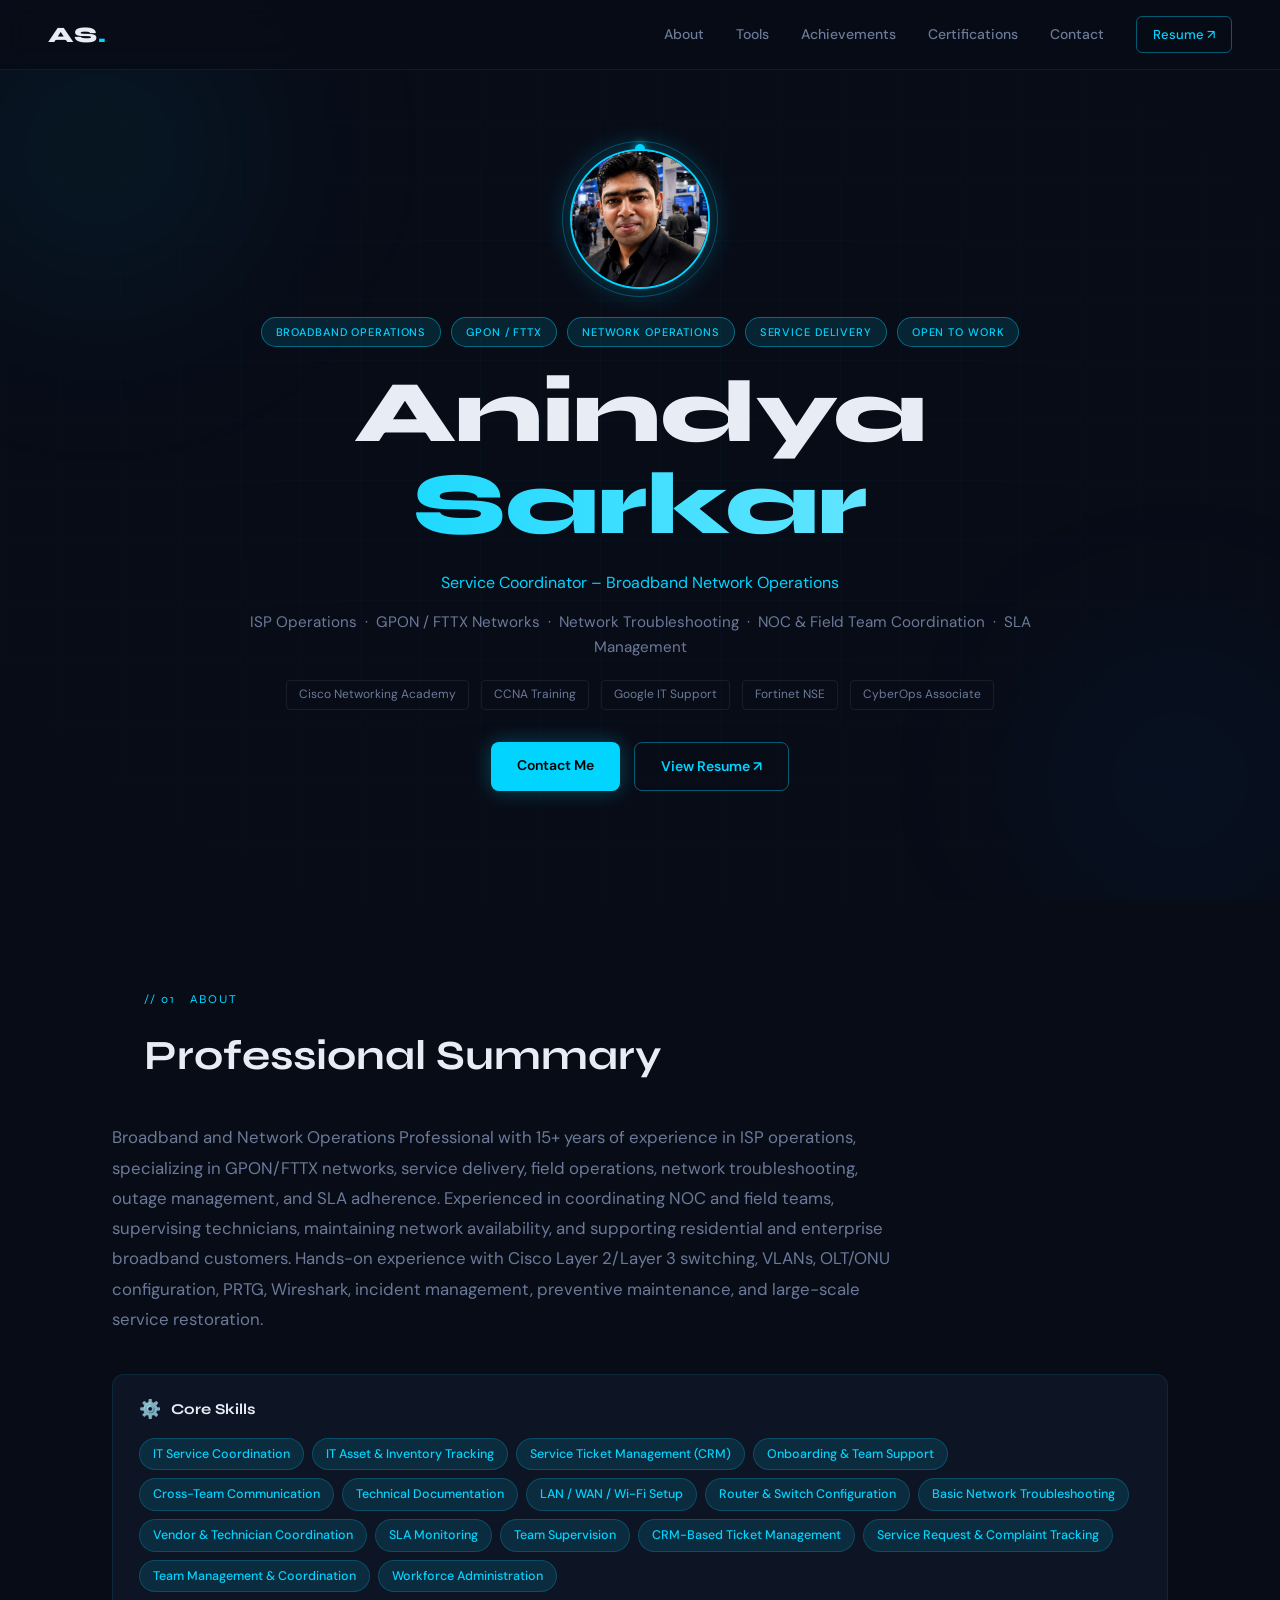
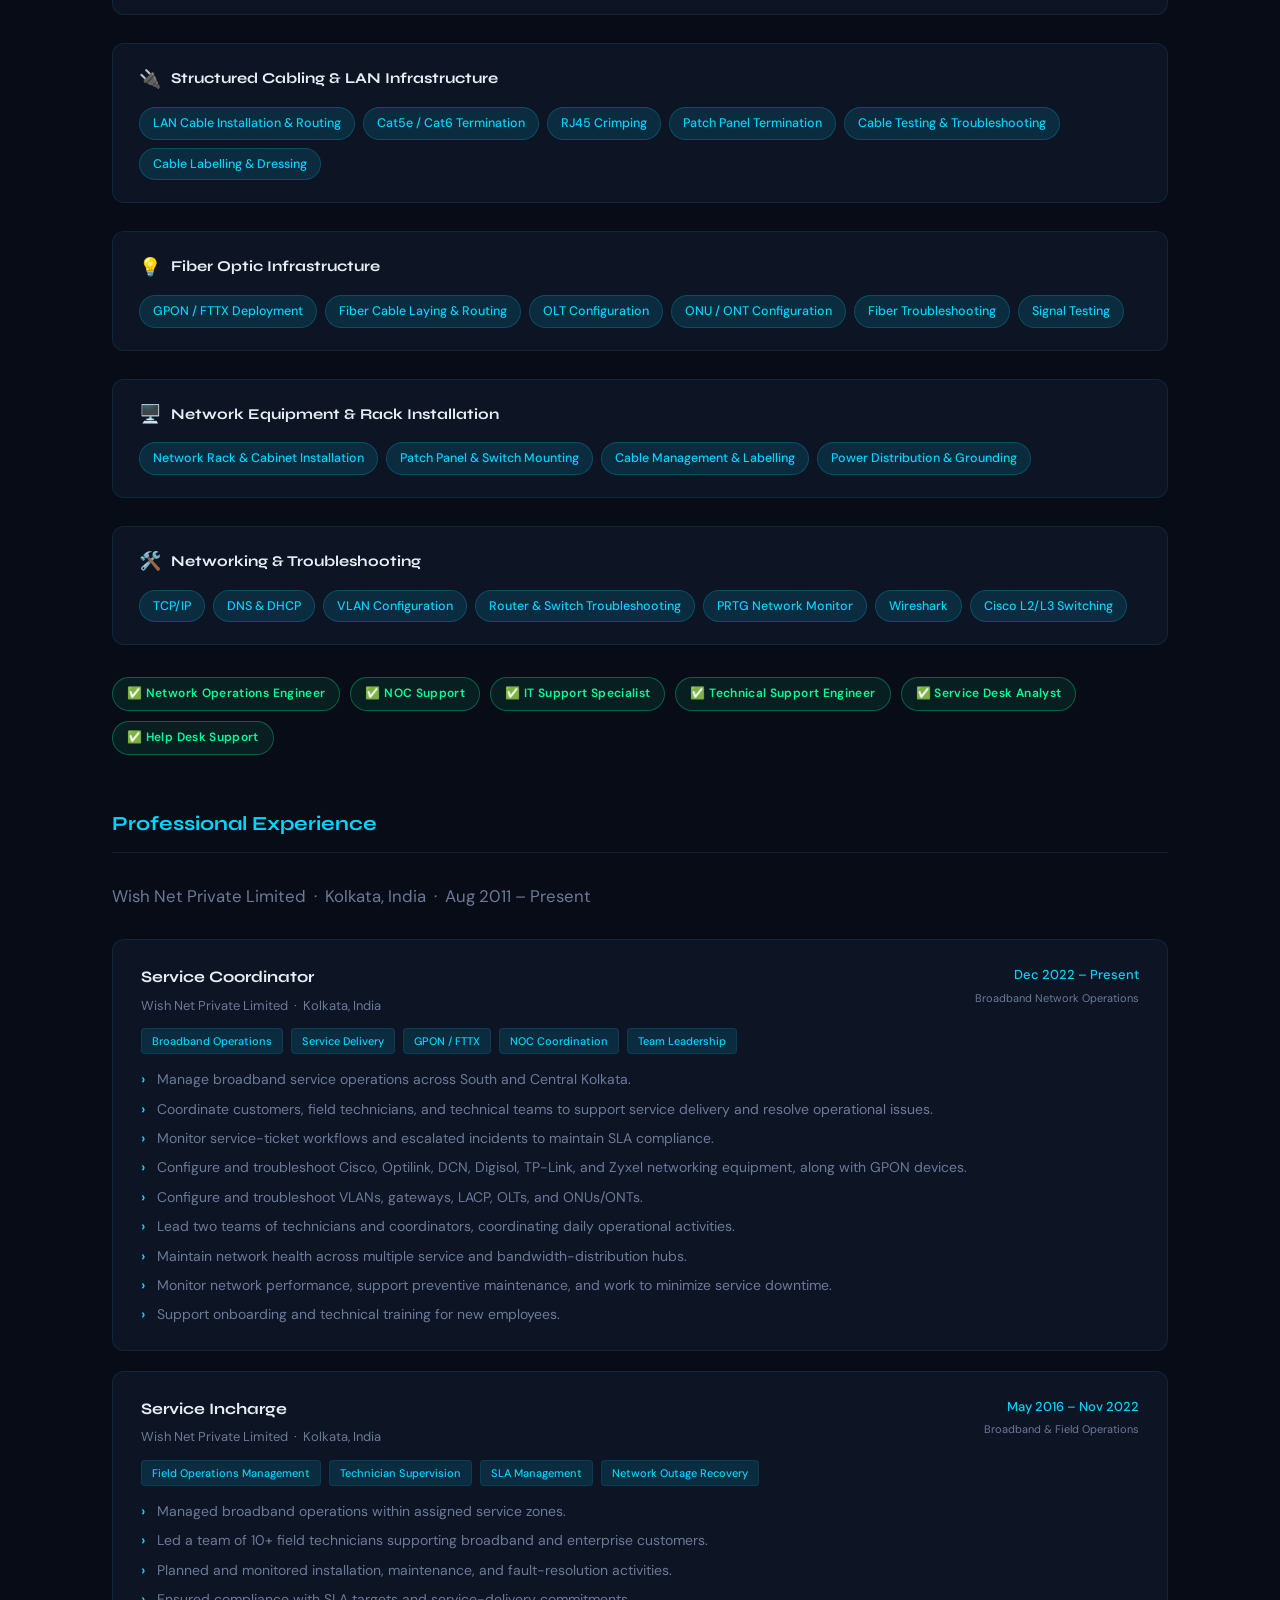
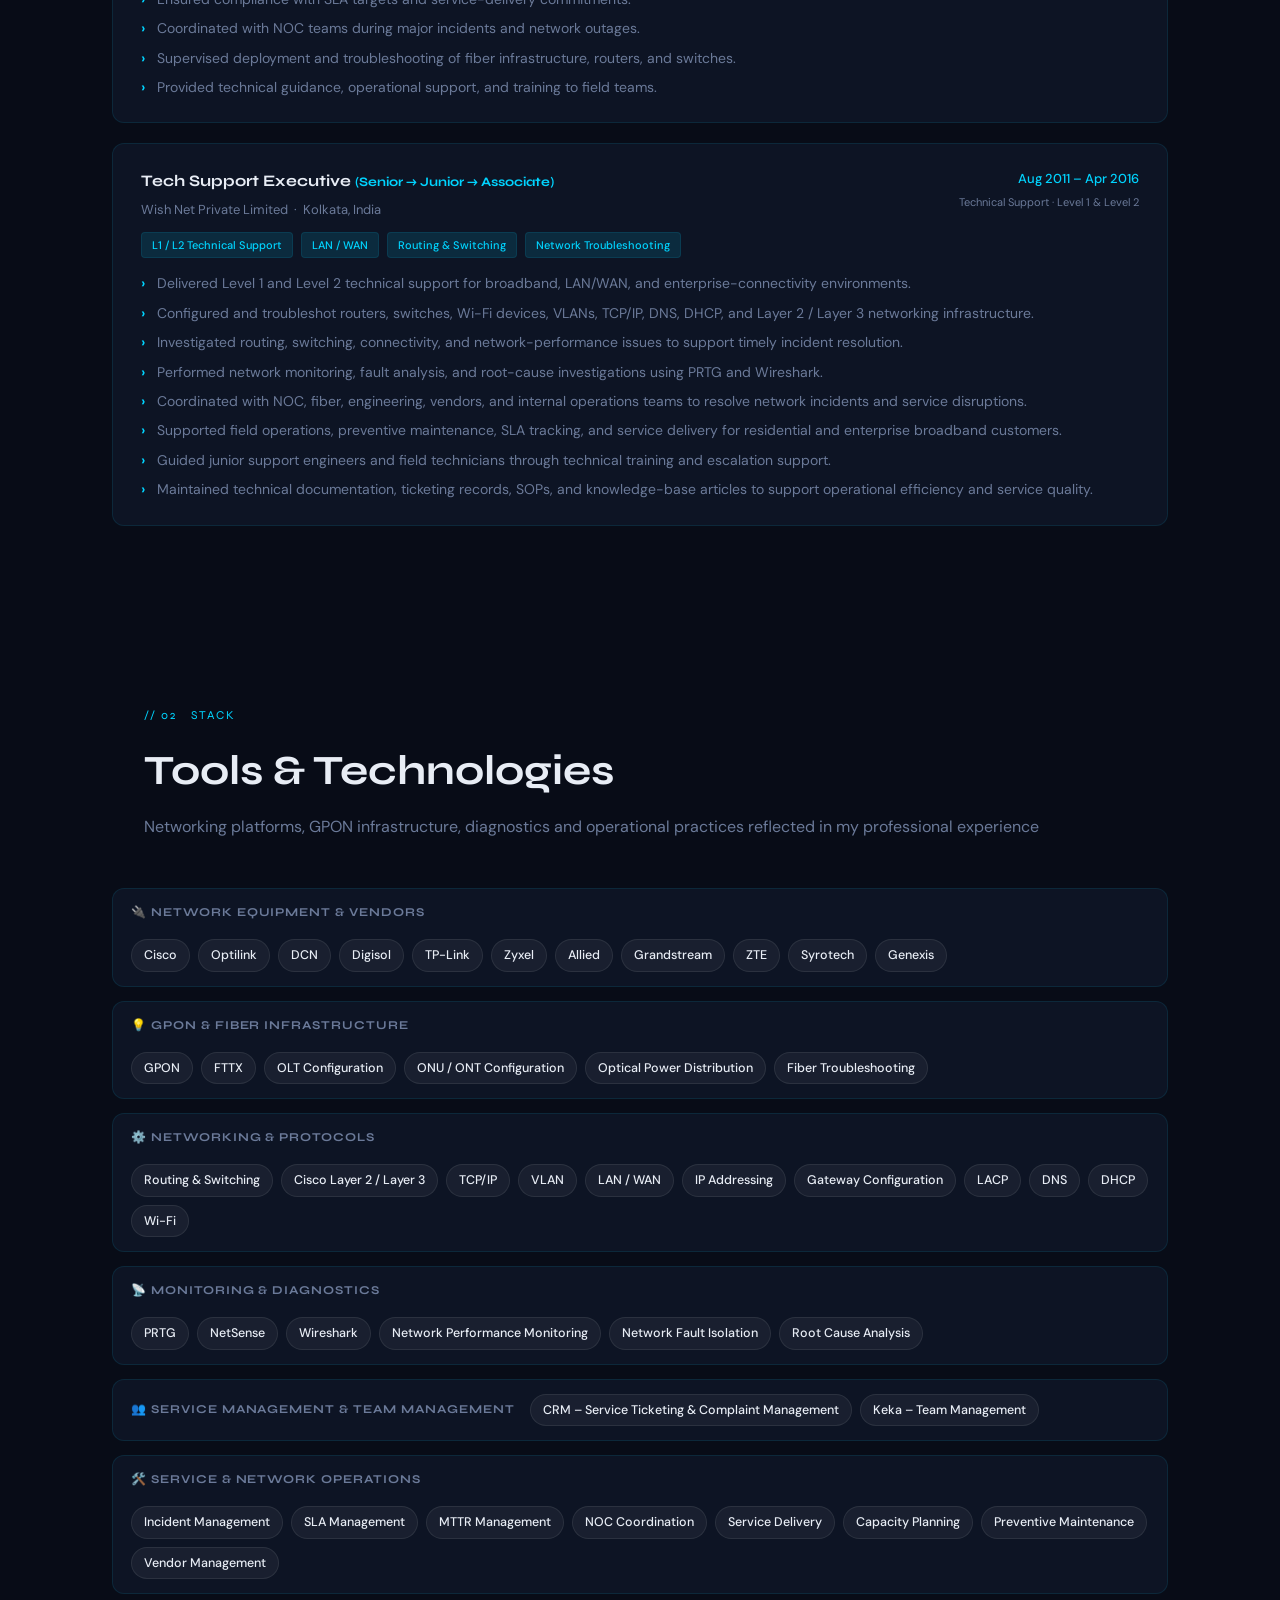
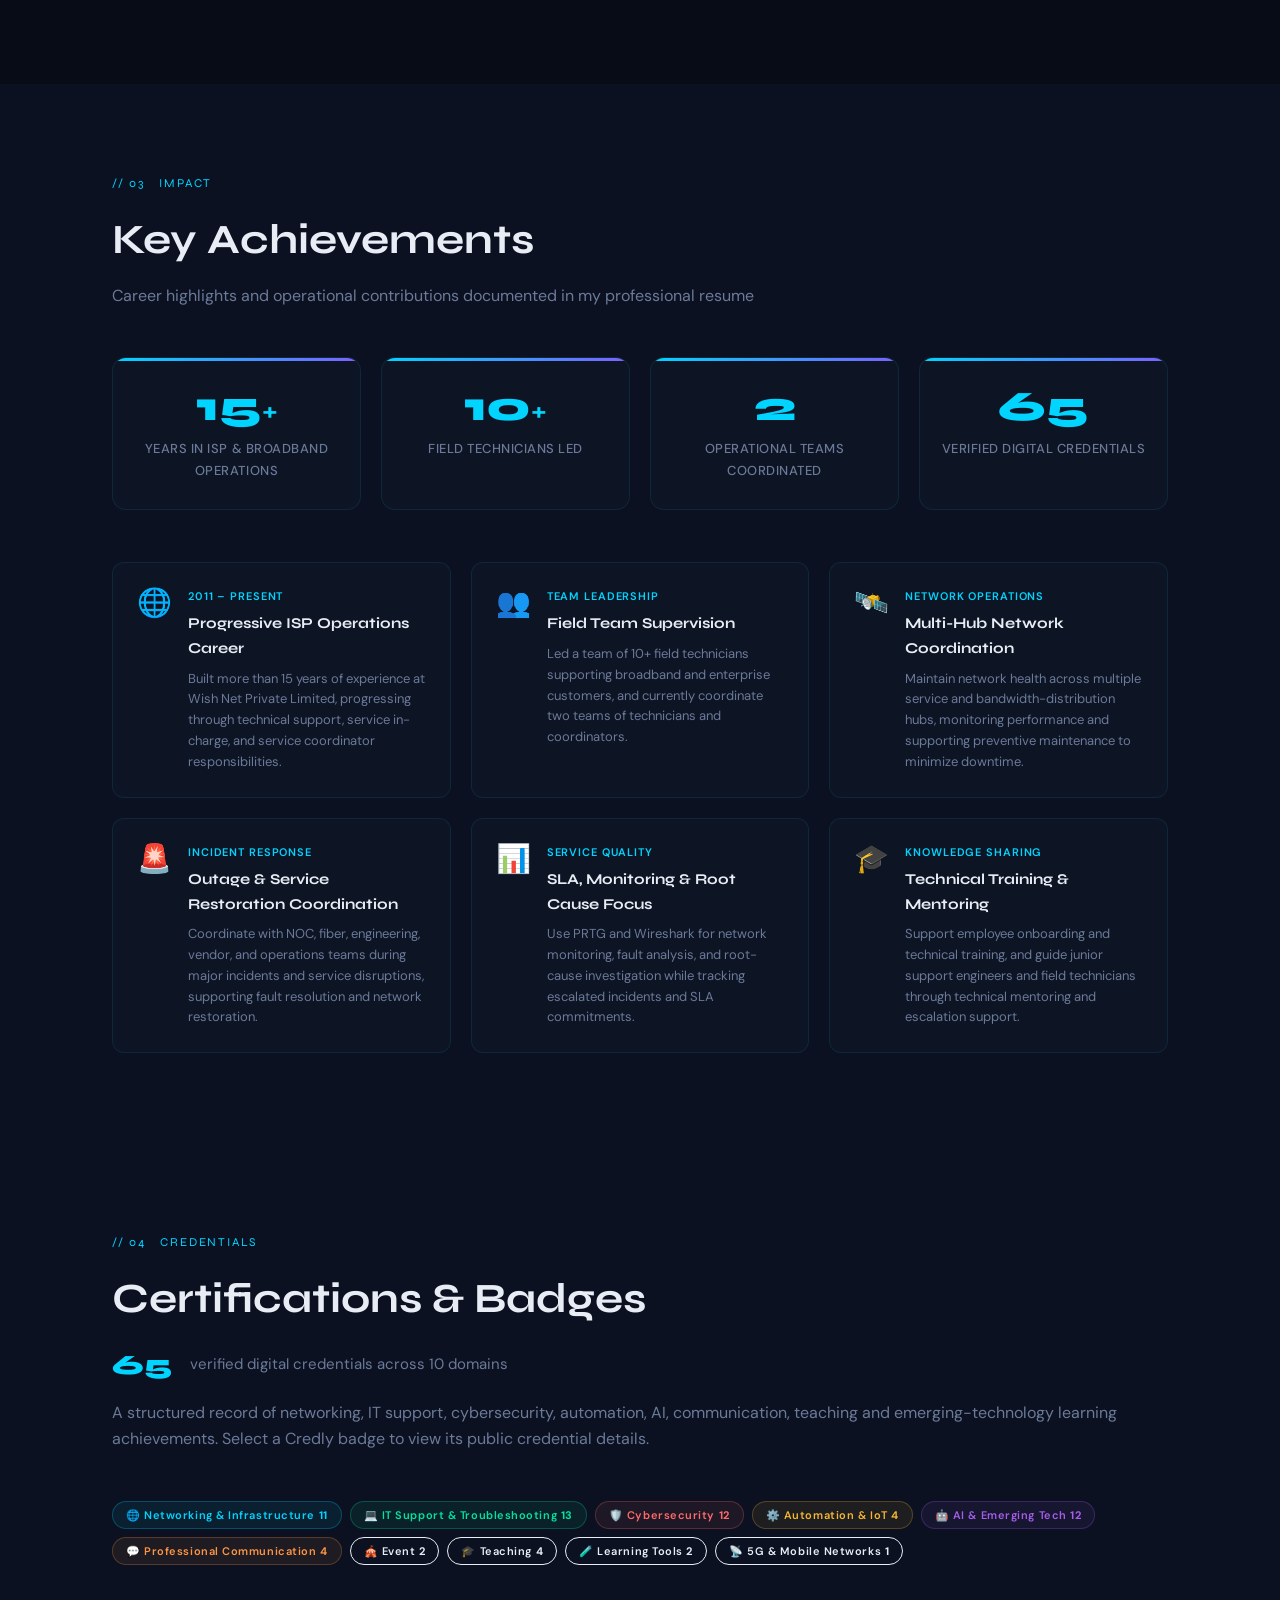
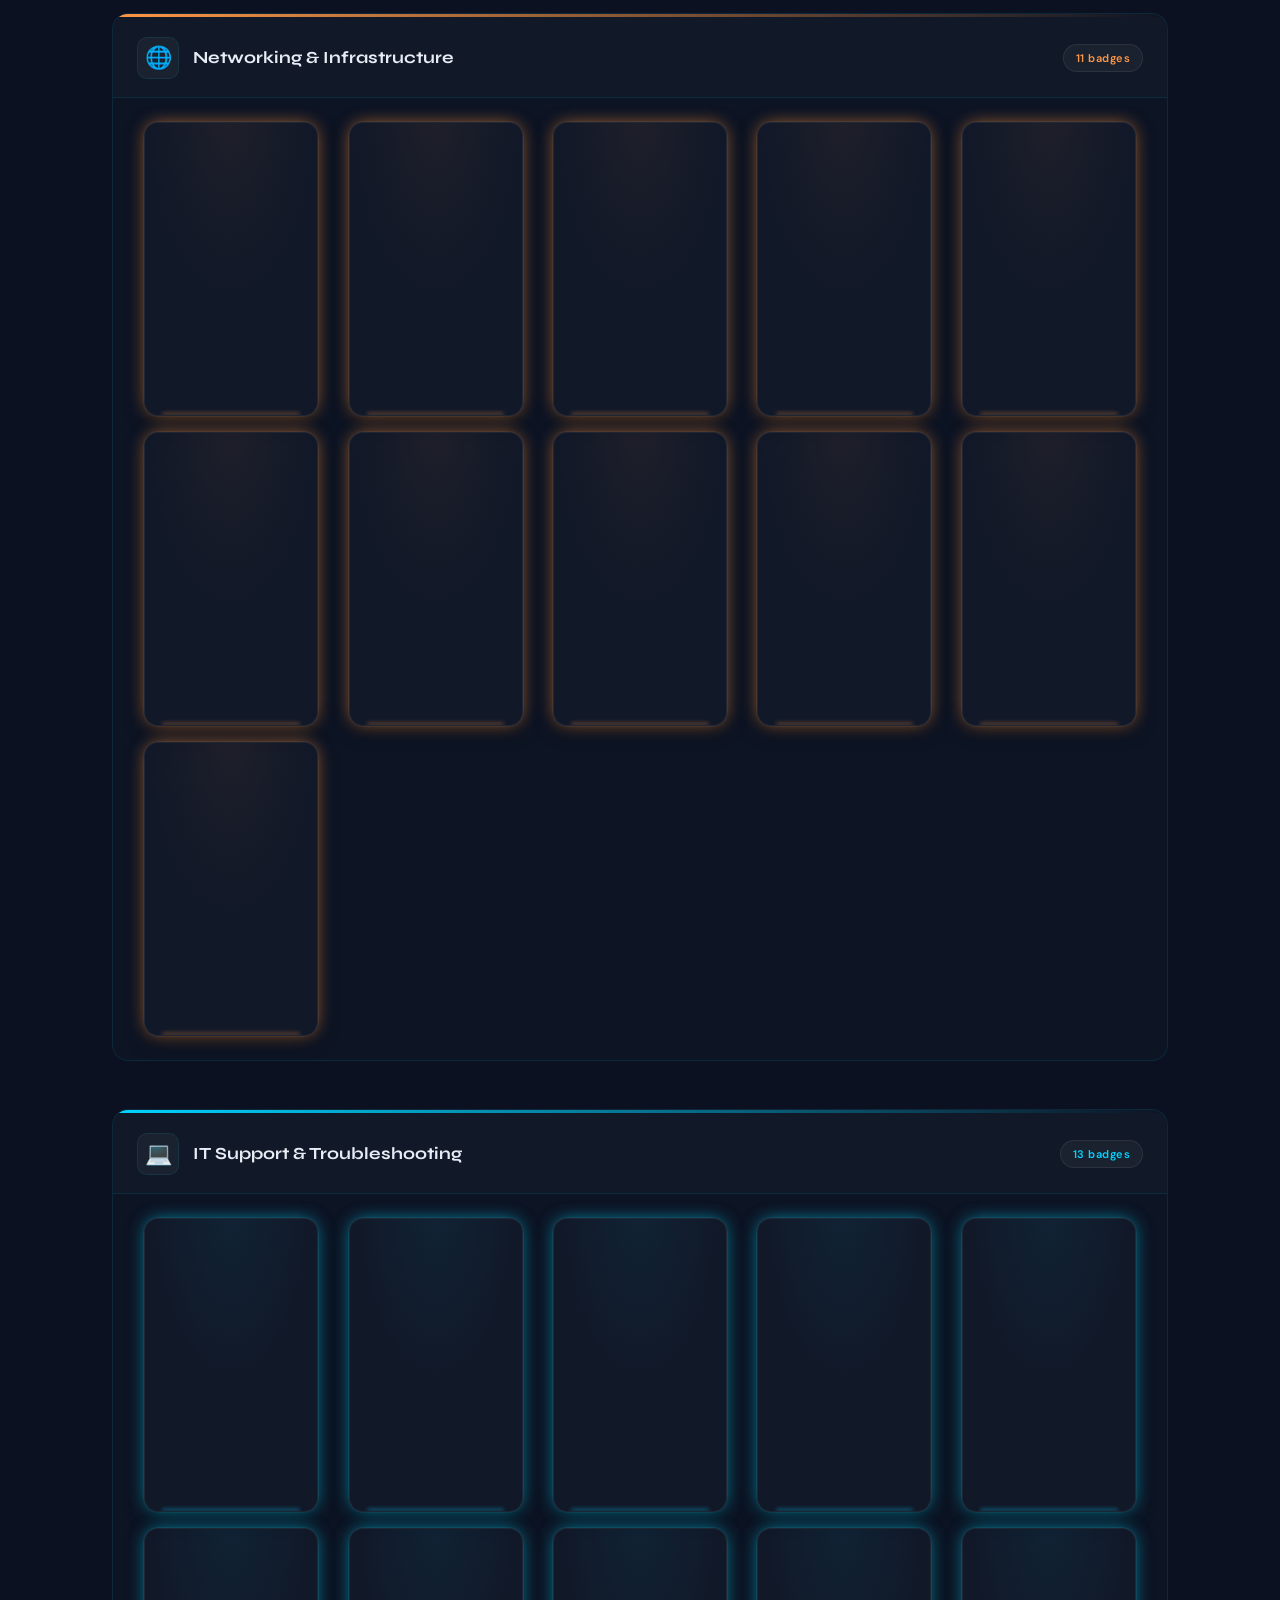
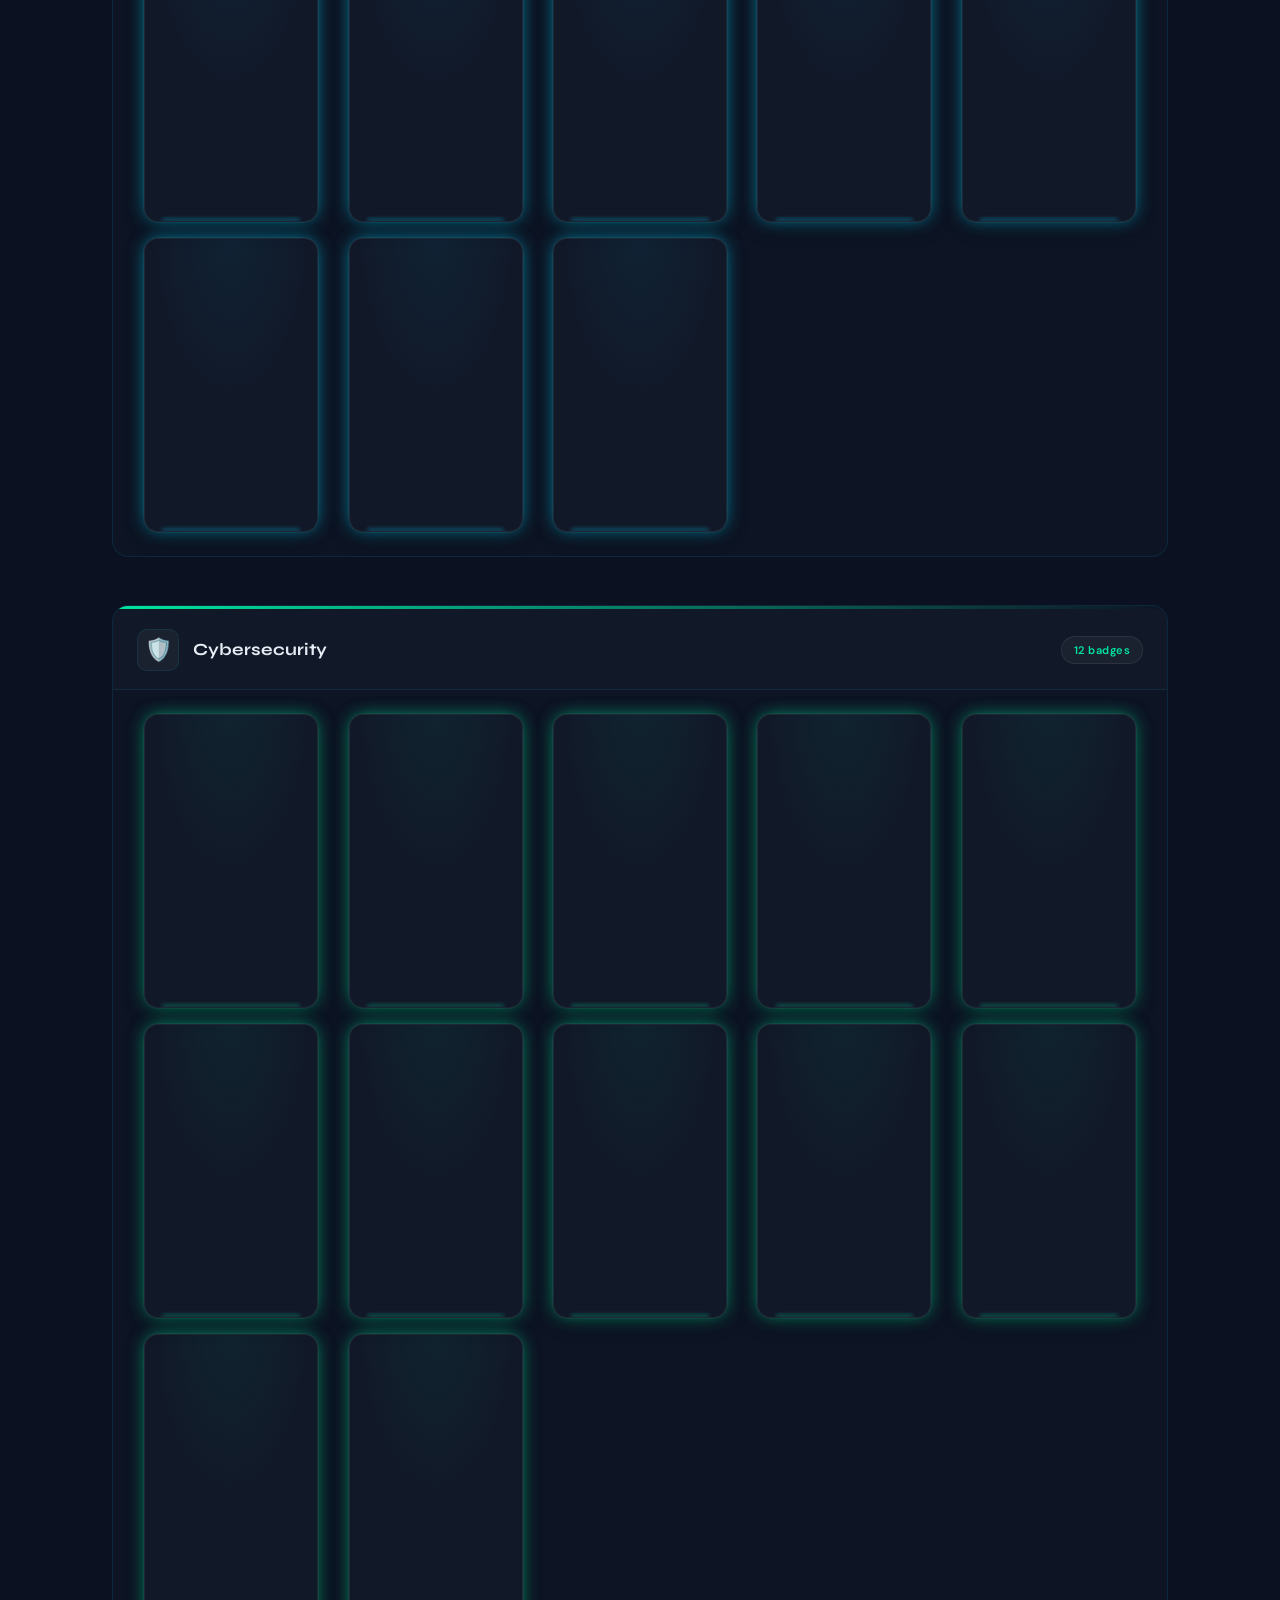
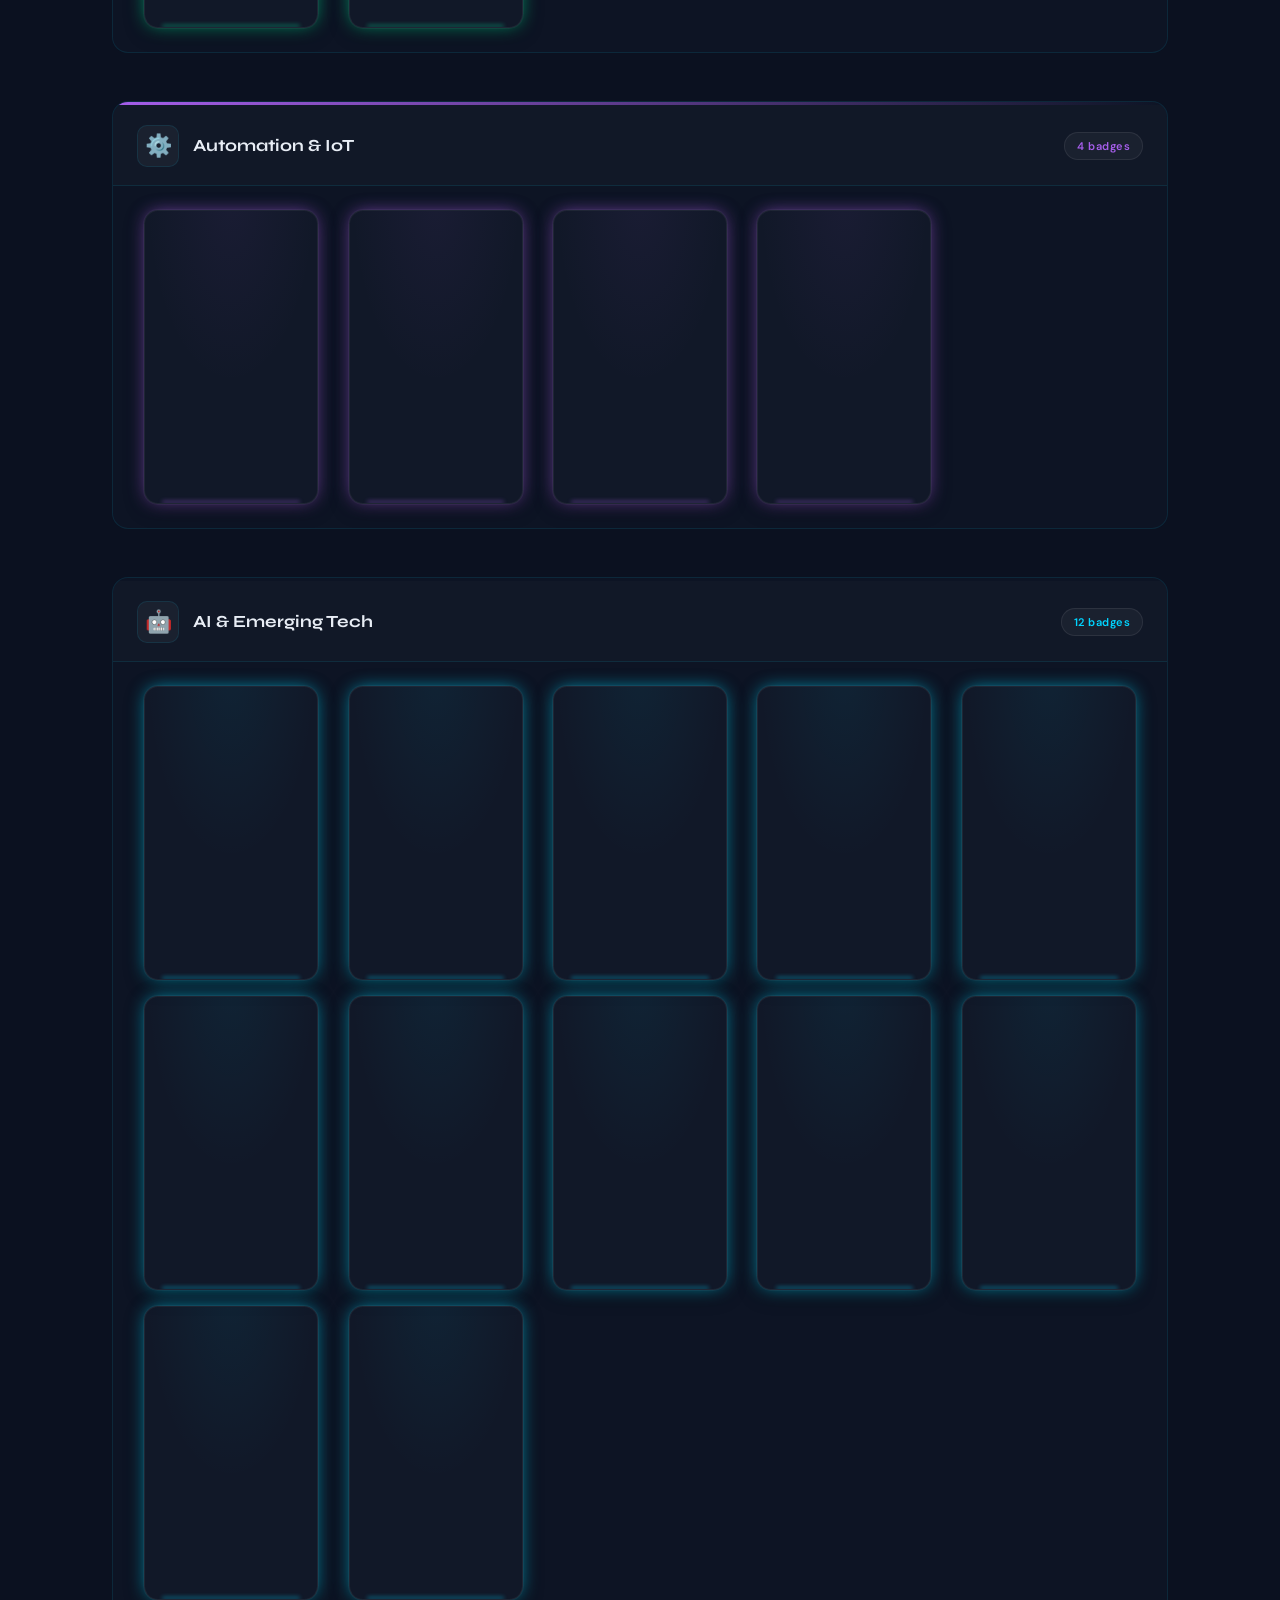
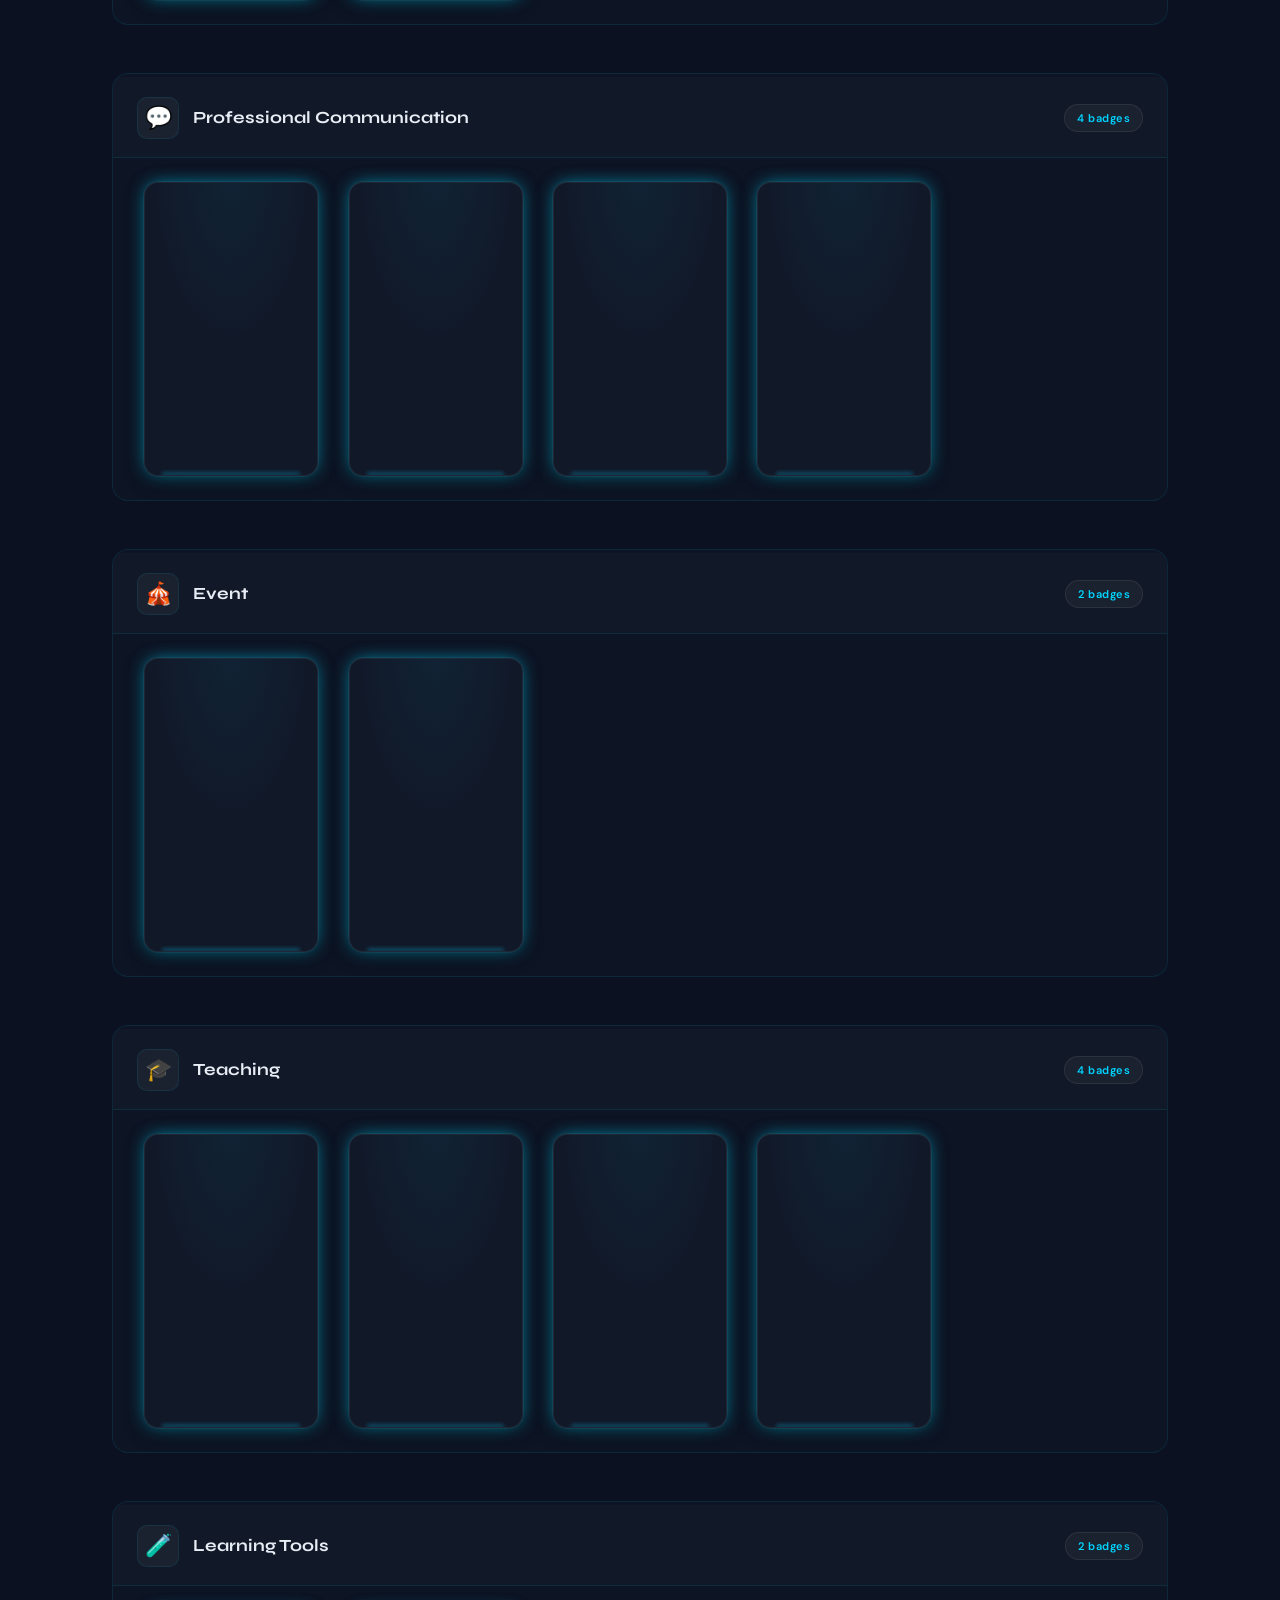
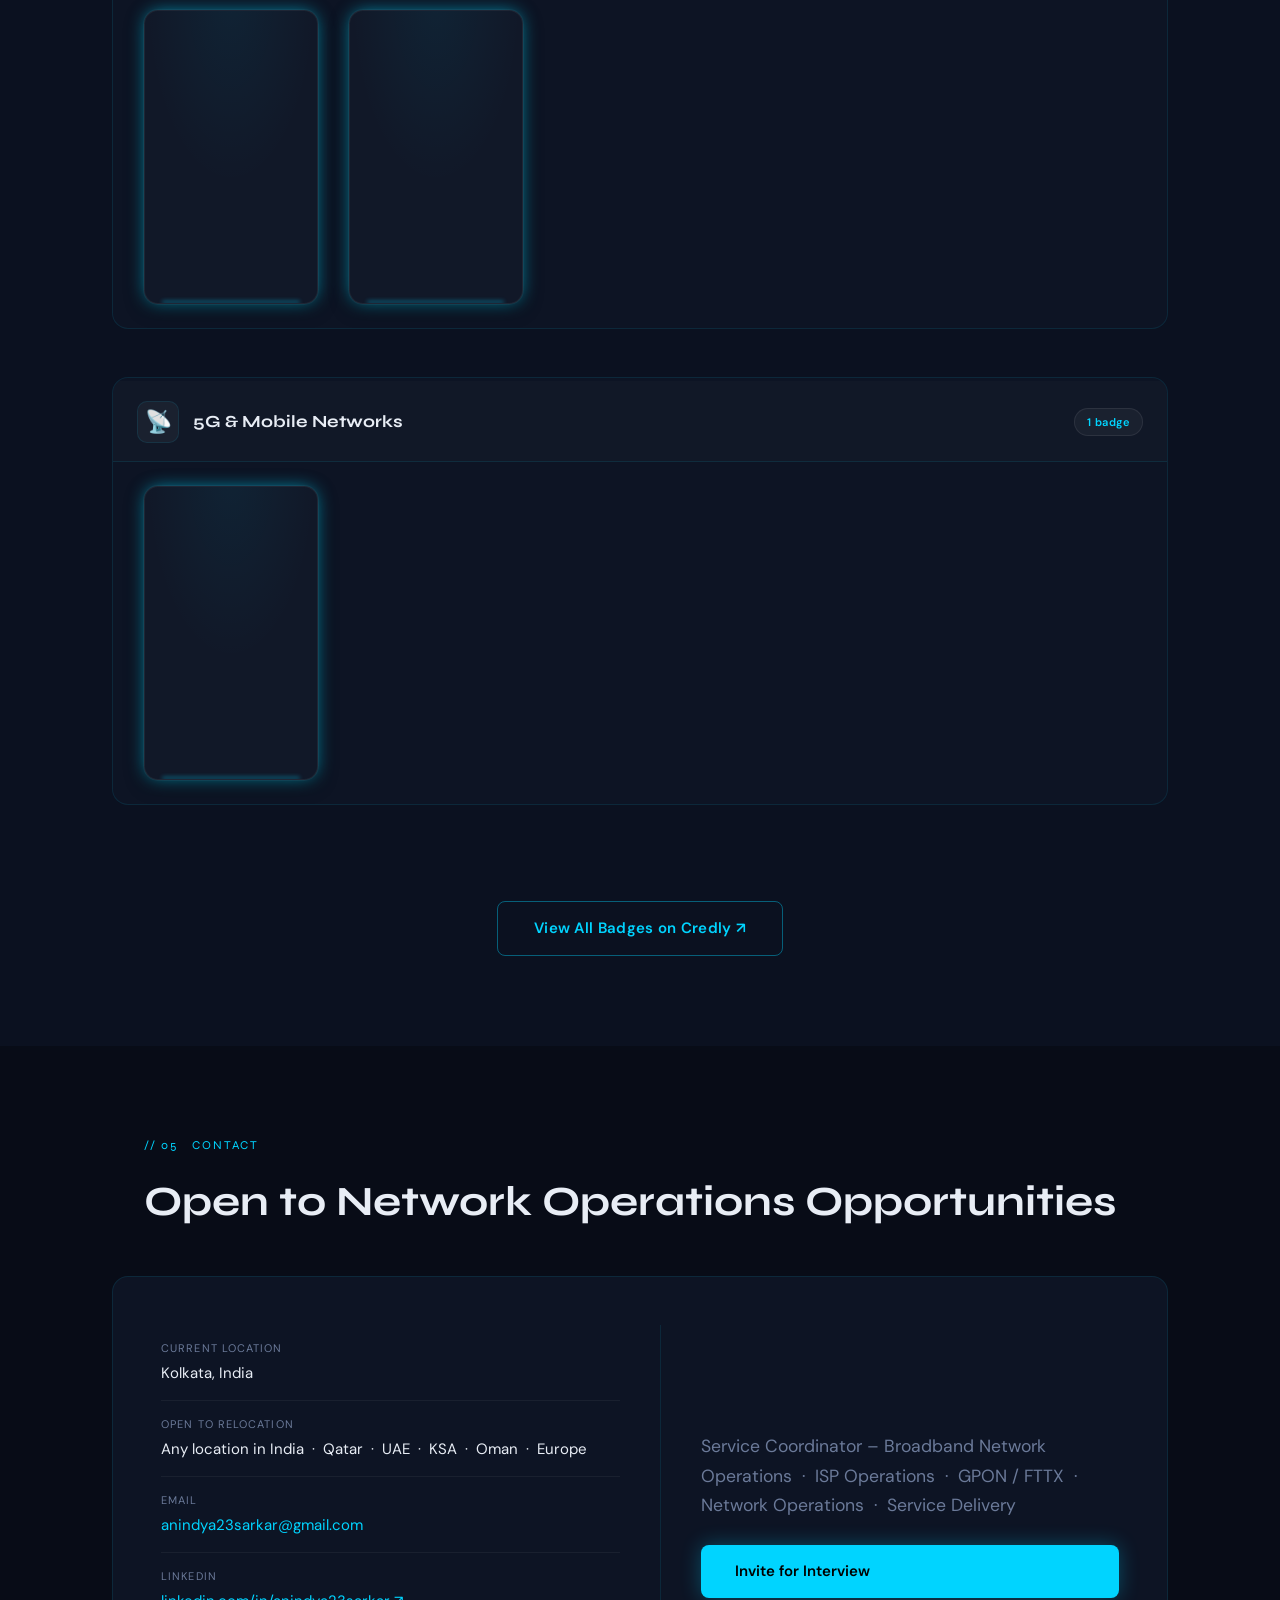
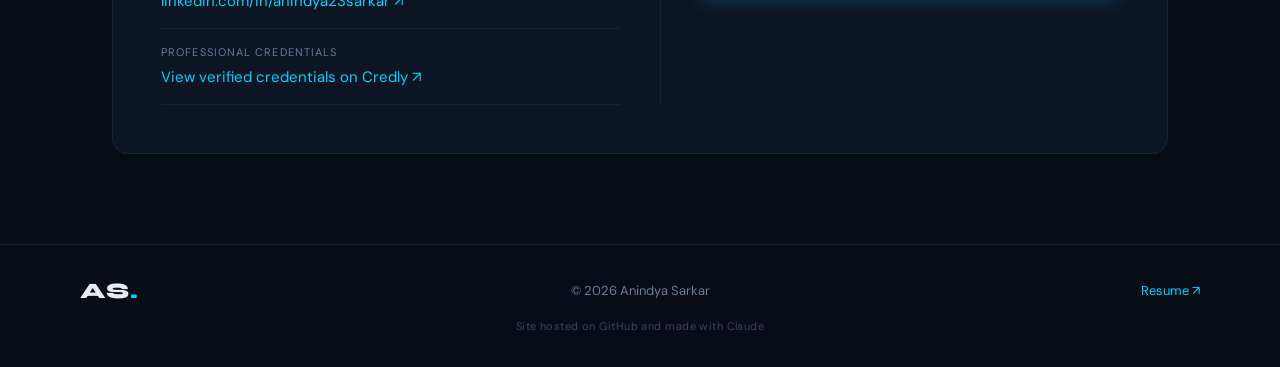
<file: index.html>
<!DOCTYPE html>
<html lang="en">
<head>
  <meta charset="UTF-8">
  <meta name="viewport" content="width=device-width, initial-scale=1.0">
  <title>Anindya Sarkar | Network Operations Engineer</title>
  <meta name="description" content="Network Operations Engineer | NOC Support | Technical Support | IT Support Specialist | Service Desk Analyst | Help Desk Support">
  <link rel="preconnect" href="https://fonts.googleapis.com">
  <link rel="preconnect" href="https://fonts.gstatic.com" crossorigin>
  <link href="https://fonts.googleapis.com/css2?family=Syne:wght@400;600;700;800&family=DM+Sans:wght@300;400;500&display=swap" rel="stylesheet">
  <link rel="stylesheet" href="style.css">
  <!-- Open Graph / LinkedIn / WhatsApp Preview -->
  <meta property="og:type" content="website">
  <meta property="og:url" content="https://anindya23sarkar.com/">
  <meta property="og:title" content="Anindya Sarkar | Network Operations Engineer">
  <meta property="og:description" content="Senior NOC Engineer with 15+ years of ISP experience. GPON/FTTX, Cisco L2/L3, 8,500+ users served. Open to UAE, KSA, Qatar, Oman & Europe.">
  <meta property="og:image" content="https://anindya23sarkar.com/profile.jpg">
  <meta property="og:image:width" content="1200">
  <meta property="og:image:height" content="630">
  <meta property="og:locale" content="en_US">
  <meta name="twitter:card" content="summary_large_image">
  <meta name="twitter:title" content="Anindya Sarkar | Network Operations Engineer">
  <meta name="twitter:description" content="Senior NOC Engineer with 15+ years of ISP experience. GPON/FTTX, Cisco L2/L3, 8,500+ users served. Open to UAE, KSA, Qatar, Oman & Europe.">
  <meta name="twitter:image" content="https://anindya23sarkar.com/profile.jpg">
</head>
<body>

  <!-- SCROLL PROGRESS BAR -->
  <div id="scroll-progress-bar"></div>

  <!-- NAVBAR -->
  <nav class="navbar">
    <div class="logo">AS<span class="logo-dot">.</span></div>
    <div class="nav-links">
      <a href="#about">About</a>
      <a href="#tools">Tools</a>
      <a href="#achievements">Achievements</a>
      <a href="#certifications">Certifications</a>
      <a href="#contact">Contact</a>
      <a href="/Anindya_Sarkar_Resume.pdf" target="_blank" class="nav-resume">Resume ↗</a>
    </div>
    <button class="nav-toggle" aria-label="Toggle menu">&#9776;</button>
  </nav>

  <!-- HERO -->
  <header class="hero">
    <div class="hero-bg-grid"></div>
    <div class="hero-orb hero-orb-1"></div>
    <div class="hero-orb hero-orb-2"></div>
    <div class="hero-content">
      <div class="profile-wrapper">
        <img src="profile.jpg" alt="Anindya Sarkar" class="profile-img">
        <div class="profile-ring"></div>
      </div>

      <div class="hero-badge-row">
        <span class="chip">Broadband Operations</span>
        <span class="chip">GPON / FTTX</span>
        <span class="chip">Network Operations</span>
        <span class="chip">Service Delivery</span>
        <span class="chip">Open to Work</span>
      </div>

      <h1 class="brand-name">
        <span class="name-line">Anindya</span>
        <span class="name-line accent-line">Sarkar</span>
      </h1>

      <p class="role-title">Service Coordinator – Broadband Network Operations</p>

      <p class="tagline">ISP Operations &nbsp;·&nbsp; GPON / FTTX Networks &nbsp;·&nbsp; Network Troubleshooting &nbsp;·&nbsp; NOC &amp; Field Team Coordination &nbsp;·&nbsp; SLA Management</p>

      <div class="cert-track-row">
        <span>Cisco Networking Academy</span>
        <span>CCNA Training</span>
        <span>Google IT Support</span>
        <span>Fortinet NSE</span>
        <span>CyberOps Associate</span>
      </div>

      <div class="buttons">
        <a href="#contact" class="btn primary">Contact Me</a>
        <a href="/Anindya_Sarkar_Resume.pdf" class="btn secondary" target="_blank">View Resume ↗</a>
      </div>
    </div>
  </header>

  <!-- ABOUT -->
  <section id="about" class="section">
    <div class="section-label">// 01 &nbsp; About</div>
    <h2 class="section-title">Professional Summary</h2>
    <div class="about-grid">
      <p class="about-text">
        Broadband and Network Operations Professional with 15+ years of experience in ISP operations, specializing in GPON/FTTX networks, service delivery, field operations, network troubleshooting, outage management, and SLA adherence. Experienced in coordinating NOC and field teams, supervising technicians, maintaining network availability, and supporting residential and enterprise broadband customers. Hands-on experience with Cisco Layer 2/Layer 3 switching, VLANs, OLT/ONU configuration, PRTG, Wireshark, incident management, preventive maintenance, and large-scale service restoration.
      </p>
    </div>

    <!-- SKILLS SECTION -->
    <div class="skills-section">

      <div class="skill-group">
        <div class="skill-group-header"><span class="skill-group-icon">⚙️</span><h3>Core Skills</h3></div>
        <div class="skill-tags">
          <span class="skill-pill">IT Service Coordination</span>
          <span class="skill-pill">IT Asset &amp; Inventory Tracking</span>
          <span class="skill-pill">Service Ticket Management (CRM)</span>
          <span class="skill-pill">Onboarding &amp; Team Support</span>
          <span class="skill-pill">Cross-Team Communication</span>
          <span class="skill-pill">Technical Documentation</span>
          <span class="skill-pill">LAN / WAN / Wi-Fi Setup</span>
          <span class="skill-pill">Router &amp; Switch Configuration</span>
          <span class="skill-pill">Basic Network Troubleshooting</span>
          <span class="skill-pill">Vendor &amp; Technician Coordination</span>
          <span class="skill-pill">SLA Monitoring</span>
          <span class="skill-pill">Team Supervision</span>
          <span class="skill-pill">CRM-Based Ticket Management</span>
          <span class="skill-pill">Service Request &amp; Complaint Tracking</span>
          <span class="skill-pill">Team Management &amp; Coordination</span>
          <span class="skill-pill">Workforce Administration</span>
        </div>
      </div>

      <div class="skill-group">
        <div class="skill-group-header"><span class="skill-group-icon">🔌</span><h3>Structured Cabling &amp; LAN Infrastructure</h3></div>
        <div class="skill-tags">
          <span class="skill-pill">LAN Cable Installation &amp; Routing</span>
          <span class="skill-pill">Cat5e / Cat6 Termination</span>
          <span class="skill-pill">RJ45 Crimping</span>
          <span class="skill-pill">Patch Panel Termination</span>
          <span class="skill-pill">Cable Testing &amp; Troubleshooting</span>
          <span class="skill-pill">Cable Labelling &amp; Dressing</span>
        </div>
      </div>

      <div class="skill-group">
        <div class="skill-group-header"><span class="skill-group-icon">💡</span><h3>Fiber Optic Infrastructure</h3></div>
        <div class="skill-tags">
          <span class="skill-pill">GPON / FTTX Deployment</span>
          <span class="skill-pill">Fiber Cable Laying &amp; Routing</span>
          <span class="skill-pill">OLT Configuration</span>
          <span class="skill-pill">ONU / ONT Configuration</span>
          <span class="skill-pill">Fiber Troubleshooting</span>
          <span class="skill-pill">Signal Testing</span>
        </div>
      </div>

      <div class="skill-group">
        <div class="skill-group-header"><span class="skill-group-icon">🖥️</span><h3>Network Equipment &amp; Rack Installation</h3></div>
        <div class="skill-tags">
          <span class="skill-pill">Network Rack &amp; Cabinet Installation</span>
          <span class="skill-pill">Patch Panel &amp; Switch Mounting</span>
          <span class="skill-pill">Cable Management &amp; Labelling</span>
          <span class="skill-pill">Power Distribution &amp; Grounding</span>
        </div>
      </div>

      <div class="skill-group">
        <div class="skill-group-header"><span class="skill-group-icon">🛠️</span><h3>Networking &amp; Troubleshooting</h3></div>
        <div class="skill-tags">
          <span class="skill-pill">TCP/IP</span>
          <span class="skill-pill">DNS &amp; DHCP</span>
          <span class="skill-pill">VLAN Configuration</span>
          <span class="skill-pill">Router &amp; Switch Troubleshooting</span>
          <span class="skill-pill">PRTG Network Monitor</span>
          <span class="skill-pill">Wireshark</span>
          <span class="skill-pill">Cisco L2/L3 Switching</span>
        </div>
      </div>

    </div>

    <!-- ROLE MATCH SECTION -->
    <div class="role-match-row">
      <div class="role-tag">✅ Network Operations Engineer</div>
      <div class="role-tag">✅ NOC Support</div>
      <div class="role-tag">✅ IT Support Specialist</div>
      <div class="role-tag">✅ Technical Support Engineer</div>
      <div class="role-tag">✅ Service Desk Analyst</div>
      <div class="role-tag">✅ Help Desk Support</div>
    </div>

    <!-- EXPERIENCE TIMELINE -->
    <div class="exp-section-title">Professional Experience</div>
    <p class="about-text" style="margin-bottom:28px;">Wish Net Private Limited &nbsp;·&nbsp; Kolkata, India &nbsp;·&nbsp; Aug 2011 – Present</p>

    <div class="exp-timeline">

      <!-- Service Coordinator -->
      <div class="exp-card">
        <div class="exp-header">
          <div class="exp-left">
            <div class="exp-role">Service Coordinator</div>
            <div class="exp-company">Wish Net Private Limited &nbsp;·&nbsp; Kolkata, India</div>
          </div>
          <div class="exp-right">
            <div class="exp-date">Dec 2022 – Present</div>
            <div class="exp-type">Broadband Network Operations</div>
          </div>
        </div>
        <div class="exp-tags">
          <span class="exp-tag">Broadband Operations</span>
          <span class="exp-tag">Service Delivery</span>
          <span class="exp-tag">GPON / FTTX</span>
          <span class="exp-tag">NOC Coordination</span>
          <span class="exp-tag">Team Leadership</span>
        </div>
        <ul class="exp-bullets">
          <li>Manage broadband service operations across South and Central Kolkata.</li>
          <li>Coordinate customers, field technicians, and technical teams to support service delivery and resolve operational issues.</li>
          <li>Monitor service-ticket workflows and escalated incidents to maintain SLA compliance.</li>
          <li>Configure and troubleshoot Cisco, Optilink, DCN, Digisol, TP-Link, and Zyxel networking equipment, along with GPON devices.</li>
          <li>Configure and troubleshoot VLANs, gateways, LACP, OLTs, and ONUs/ONTs.</li>
          <li>Lead two teams of technicians and coordinators, coordinating daily operational activities.</li>
          <li>Maintain network health across multiple service and bandwidth-distribution hubs.</li>
          <li>Monitor network performance, support preventive maintenance, and work to minimize service downtime.</li>
          <li>Support onboarding and technical training for new employees.</li>
        </ul>
      </div>

      <!-- Service Incharge -->
      <div class="exp-card">
        <div class="exp-header">
          <div class="exp-left">
            <div class="exp-role">Service Incharge</div>
            <div class="exp-company">Wish Net Private Limited &nbsp;·&nbsp; Kolkata, India</div>
          </div>
          <div class="exp-right">
            <div class="exp-date">May 2016 – Nov 2022</div>
            <div class="exp-type">Broadband &amp; Field Operations</div>
          </div>
        </div>
        <div class="exp-tags">
          <span class="exp-tag">Field Operations Management</span>
          <span class="exp-tag">Technician Supervision</span>
          <span class="exp-tag">SLA Management</span>
          <span class="exp-tag">Network Outage Recovery</span>
        </div>
        <ul class="exp-bullets">
          <li>Managed broadband operations within assigned service zones.</li>
          <li>Led a team of 10+ field technicians supporting broadband and enterprise customers.</li>
          <li>Planned and monitored installation, maintenance, and fault-resolution activities.</li>
          <li>Ensured compliance with SLA targets and service-delivery commitments.</li>
          <li>Coordinated with NOC teams during major incidents and network outages.</li>
          <li>Supervised deployment and troubleshooting of fiber infrastructure, routers, and switches.</li>
          <li>Provided technical guidance, operational support, and training to field teams.</li>
        </ul>
      </div>

      <!-- Tech Support Executive -->
      <div class="exp-card">
        <div class="exp-header">
          <div class="exp-left">
            <div class="exp-role">Tech Support Executive <span style="color:var(--accent);font-size:13px;">(Senior → Junior → Associate)</span></div>
            <div class="exp-company">Wish Net Private Limited &nbsp;·&nbsp; Kolkata, India</div>
          </div>
          <div class="exp-right">
            <div class="exp-date">Aug 2011 – Apr 2016</div>
            <div class="exp-type">Technical Support · Level 1 &amp; Level 2</div>
          </div>
        </div>
        <div class="exp-tags">
          <span class="exp-tag">L1 / L2 Technical Support</span>
          <span class="exp-tag">LAN / WAN</span>
          <span class="exp-tag">Routing &amp; Switching</span>
          <span class="exp-tag">Network Troubleshooting</span>
        </div>
        <ul class="exp-bullets">
          <li>Delivered Level 1 and Level 2 technical support for broadband, LAN/WAN, and enterprise-connectivity environments.</li>
          <li>Configured and troubleshot routers, switches, Wi-Fi devices, VLANs, TCP/IP, DNS, DHCP, and Layer 2 / Layer 3 networking infrastructure.</li>
          <li>Investigated routing, switching, connectivity, and network-performance issues to support timely incident resolution.</li>
          <li>Performed network monitoring, fault analysis, and root-cause investigations using PRTG and Wireshark.</li>
          <li>Coordinated with NOC, fiber, engineering, vendors, and internal operations teams to resolve network incidents and service disruptions.</li>
          <li>Supported field operations, preventive maintenance, SLA tracking, and service delivery for residential and enterprise broadband customers.</li>
          <li>Guided junior support engineers and field technicians through technical training and escalation support.</li>
          <li>Maintained technical documentation, ticketing records, SOPs, and knowledge-base articles to support operational efficiency and service quality.</li>
        </ul>
      </div>

    </div>
  </section>

  <!-- TOOLS & TECHNOLOGIES -->
  <section id="tools" class="section">
    <div class="section-label">// 02 &nbsp; Stack</div>
    <h2 class="section-title">Tools &amp; Technologies</h2>
    <p class="tools-subtitle">Networking platforms, GPON infrastructure, diagnostics and operational practices reflected in my professional experience</p>

    <div class="tools-compact">

      <div class="tools-row">
        <span class="tools-row-label">🔌 Network Equipment &amp; Vendors</span>
        <div class="tools-pills">
          <span class="tool-pill">Cisco</span>
          <span class="tool-pill">Optilink</span>
          <span class="tool-pill">DCN</span>
          <span class="tool-pill">Digisol</span>
          <span class="tool-pill">TP-Link</span>
          <span class="tool-pill">Zyxel</span>
          <span class="tool-pill">Allied</span>
          <span class="tool-pill">Grandstream</span>
          <span class="tool-pill">ZTE</span>
          <span class="tool-pill">Syrotech</span>
          <span class="tool-pill">Genexis</span>
        </div>
      </div>

      <div class="tools-row">
        <span class="tools-row-label">💡 GPON &amp; Fiber Infrastructure</span>
        <div class="tools-pills">
          <span class="tool-pill">GPON</span>
          <span class="tool-pill">FTTX</span>
          <span class="tool-pill">OLT Configuration</span>
          <span class="tool-pill">ONU / ONT Configuration</span>
          <span class="tool-pill">Optical Power Distribution</span>
          <span class="tool-pill">Fiber Troubleshooting</span>
        </div>
      </div>

      <div class="tools-row">
        <span class="tools-row-label">⚙️ Networking &amp; Protocols</span>
        <div class="tools-pills">
          <span class="tool-pill">Routing &amp; Switching</span>
          <span class="tool-pill">Cisco Layer 2 / Layer 3</span>
          <span class="tool-pill">TCP/IP</span>
          <span class="tool-pill">VLAN</span>
          <span class="tool-pill">LAN / WAN</span>
          <span class="tool-pill">IP Addressing</span>
          <span class="tool-pill">Gateway Configuration</span>
          <span class="tool-pill">LACP</span>
          <span class="tool-pill">DNS</span>
          <span class="tool-pill">DHCP</span>
          <span class="tool-pill">Wi-Fi</span>
        </div>
      </div>

      <div class="tools-row">
        <span class="tools-row-label">📡 Monitoring &amp; Diagnostics</span>
        <div class="tools-pills">
          <span class="tool-pill">PRTG</span>
          <span class="tool-pill">NetSense</span>
          <span class="tool-pill">Wireshark</span>
          <span class="tool-pill">Network Performance Monitoring</span>
          <span class="tool-pill">Network Fault Isolation</span>
          <span class="tool-pill">Root Cause Analysis</span>
        </div>
      </div>

      <div class="tools-row">
        <span class="tools-row-label">👥 Service Management &amp; Team Management</span>
        <div class="tools-pills">
          <span class="tool-pill">CRM – Service Ticketing &amp; Complaint Management</span>
          <span class="tool-pill">Keka – Team Management</span>
        </div>
      </div>

      <div class="tools-row">
        <span class="tools-row-label">🛠️ Service &amp; Network Operations</span>
        <div class="tools-pills">
          <span class="tool-pill">Incident Management</span>
          <span class="tool-pill">SLA Management</span>
          <span class="tool-pill">MTTR Management</span>
          <span class="tool-pill">NOC Coordination</span>
          <span class="tool-pill">Service Delivery</span>
          <span class="tool-pill">Capacity Planning</span>
          <span class="tool-pill">Preventive Maintenance</span>
          <span class="tool-pill">Vendor Management</span>
        </div>
      </div>

    </div>
  </section>

  <!-- ACHIEVEMENTS -->
  <section id="achievements" class="section section-dark">
    <div class="section-label">// 03 &nbsp; Impact</div>
    <h2 class="section-title">Key Achievements</h2>
    <p class="tools-subtitle">Career highlights and operational contributions documented in my professional resume</p>

    <!-- Stats Row -->
    <div class="stats-row">
      <div class="stat-card">
        <div class="stat-number">15<span class="stat-plus">+</span></div>
        <div class="stat-label">Years in ISP &amp; Broadband Operations</div>
      </div>
      <div class="stat-card">
        <div class="stat-number">10<span class="stat-plus">+</span></div>
        <div class="stat-label">Field Technicians Led</div>
      </div>
      <div class="stat-card">
        <div class="stat-number">2</div>
        <div class="stat-label">Operational Teams Coordinated</div>
      </div>
      <div class="stat-card">
        <div class="stat-number">65</div>
        <div class="stat-label">Verified Digital Credentials</div>
      </div>
    </div>

    <!-- Achievement Cards -->
    <div class="achievement-grid">

      <div class="achievement-card">
        <div class="achievement-icon">🌐</div>
        <div class="achievement-body">
          <div class="achievement-year">2011 – Present</div>
          <div class="achievement-title">Progressive ISP Operations Career</div>
          <div class="achievement-desc">Built more than 15 years of experience at Wish Net Private Limited, progressing through technical support, service in-charge, and service coordinator responsibilities.</div>
        </div>
      </div>

      <div class="achievement-card">
        <div class="achievement-icon">👥</div>
        <div class="achievement-body">
          <div class="achievement-year">Team Leadership</div>
          <div class="achievement-title">Field Team Supervision</div>
          <div class="achievement-desc">Led a team of 10+ field technicians supporting broadband and enterprise customers, and currently coordinate two teams of technicians and coordinators.</div>
        </div>
      </div>

      <div class="achievement-card">
        <div class="achievement-icon">🛰️</div>
        <div class="achievement-body">
          <div class="achievement-year">Network Operations</div>
          <div class="achievement-title">Multi-Hub Network Coordination</div>
          <div class="achievement-desc">Maintain network health across multiple service and bandwidth-distribution hubs, monitoring performance and supporting preventive maintenance to minimize downtime.</div>
        </div>
      </div>

      <div class="achievement-card">
        <div class="achievement-icon">🚨</div>
        <div class="achievement-body">
          <div class="achievement-year">Incident Response</div>
          <div class="achievement-title">Outage &amp; Service Restoration Coordination</div>
          <div class="achievement-desc">Coordinate with NOC, fiber, engineering, vendor, and operations teams during major incidents and service disruptions, supporting fault resolution and network restoration.</div>
        </div>
      </div>

      <div class="achievement-card">
        <div class="achievement-icon">📊</div>
        <div class="achievement-body">
          <div class="achievement-year">Service Quality</div>
          <div class="achievement-title">SLA, Monitoring &amp; Root Cause Focus</div>
          <div class="achievement-desc">Use PRTG and Wireshark for network monitoring, fault analysis, and root-cause investigation while tracking escalated incidents and SLA commitments.</div>
        </div>
      </div>

      <div class="achievement-card">
        <div class="achievement-icon">🎓</div>
        <div class="achievement-body">
          <div class="achievement-year">Knowledge Sharing</div>
          <div class="achievement-title">Technical Training &amp; Mentoring</div>
          <div class="achievement-desc">Support employee onboarding and technical training, and guide junior support engineers and field technicians through technical mentoring and escalation support.</div>
        </div>
      </div>

    </div>
  </section>

  <!-- CERTIFICATIONS -->
  <section id="certifications" class="section section-dark">
    <div class="section-label">// 04 &nbsp; Credentials</div>
    <h2 class="section-title">Certifications &amp; Badges</h2>
    <p class="cert-count-line"><span class="cert-count">65</span>&nbsp; verified digital credentials across 10 domains</p>
    <p class="tools-subtitle">A structured record of networking, IT support, cybersecurity, automation, AI, communication, teaching and emerging-technology learning achievements. Select a Credly badge to view its public credential details.</p>

    <div class="cert-domain-pills">
      <span class="cert-domain-pill">🌐 Networking &amp; Infrastructure <strong>11</strong></span>
      <span class="cert-domain-pill">💻 IT Support &amp; Troubleshooting <strong>13</strong></span>
      <span class="cert-domain-pill">🛡️ Cybersecurity <strong>12</strong></span>
      <span class="cert-domain-pill">⚙️ Automation &amp; IoT <strong>4</strong></span>
      <span class="cert-domain-pill">🤖 AI &amp; Emerging Tech <strong>12</strong></span>
      <span class="cert-domain-pill">💬 Professional Communication <strong>4</strong></span>
      <span class="cert-domain-pill">🎪 Event <strong>2</strong></span>
      <span class="cert-domain-pill">🎓 Teaching <strong>4</strong></span>
      <span class="cert-domain-pill">🧪 Learning Tools <strong>2</strong></span>
      <span class="cert-domain-pill">📡 5G &amp; Mobile Networks <strong>1</strong></span>
    </div>

    <div class="cert-group">
      <div class="cert-group-inner">
        <div class="cert-group-header">
          <span class="cert-group-icon">🌐</span>
          <h3>Networking &amp; Infrastructure</h3>
          <span class="badge-count">11 badges</span>
        </div>
        <div class="badge-grid">
          <div data-iframe-width="150" data-iframe-height="270" data-share-badge-id="454b6f52-ac4c-41bc-a880-505873063a25" data-share-badge-host="https://www.credly.com" aria-label="Credly badge 454b6f52-ac4c-41bc-a880-505873063a25"></div>
          <div data-iframe-width="150" data-iframe-height="270" data-share-badge-id="b2561948-af5f-47b7-a315-84f3379ff45b" data-share-badge-host="https://www.credly.com" aria-label="Credly badge b2561948-af5f-47b7-a315-84f3379ff45b"></div>
          <div data-iframe-width="150" data-iframe-height="270" data-share-badge-id="36e1c9e0-1c36-482d-8003-8408de5a15ef" data-share-badge-host="https://www.credly.com" aria-label="Credly badge 36e1c9e0-1c36-482d-8003-8408de5a15ef"></div>
          <div data-iframe-width="150" data-iframe-height="270" data-share-badge-id="6b07d1df-f0bd-4fdb-bb3e-e4f02427c39f" data-share-badge-host="https://www.credly.com" aria-label="Credly badge 6b07d1df-f0bd-4fdb-bb3e-e4f02427c39f"></div>
          <div data-iframe-width="150" data-iframe-height="270" data-share-badge-id="9b29e34c-3488-4800-9348-7d40bfcc7566" data-share-badge-host="https://www.credly.com" aria-label="Credly badge 9b29e34c-3488-4800-9348-7d40bfcc7566"></div>
          <div data-iframe-width="150" data-iframe-height="270" data-share-badge-id="3e0afd5d-2f95-443f-8db0-5c2c8bd90cdb" data-share-badge-host="https://www.credly.com" aria-label="Credly badge 3e0afd5d-2f95-443f-8db0-5c2c8bd90cdb"></div>
          <div data-iframe-width="150" data-iframe-height="270" data-share-badge-id="8ebbf2b6-dd48-4ef3-810b-1d5833836626" data-share-badge-host="https://www.credly.com" aria-label="Credly badge 8ebbf2b6-dd48-4ef3-810b-1d5833836626"></div>
          <div data-iframe-width="150" data-iframe-height="270" data-share-badge-id="ddfe64b3-31ec-4b93-9393-e33c0a1c630c" data-share-badge-host="https://www.credly.com" aria-label="Credly badge ddfe64b3-31ec-4b93-9393-e33c0a1c630c"></div>
          <div data-iframe-width="150" data-iframe-height="270" data-share-badge-id="22770a84-1ead-4927-a852-1995ca93e056" data-share-badge-host="https://www.credly.com" aria-label="Credly badge 22770a84-1ead-4927-a852-1995ca93e056"></div>
          <div data-iframe-width="150" data-iframe-height="270" data-share-badge-id="2d4f0df7-cdb2-4543-8570-23158515004e" data-share-badge-host="https://www.credly.com" aria-label="Credly badge 2d4f0df7-cdb2-4543-8570-23158515004e"></div>
          <div data-iframe-width="150" data-iframe-height="270" data-share-badge-id="6e7103e4-18a2-4e5c-a7c1-73173c08b900" data-share-badge-host="https://www.credly.com" aria-label="Credly badge 6e7103e4-18a2-4e5c-a7c1-73173c08b900"></div>
        </div>
      </div>
    </div>

    <div class="cert-group">
      <div class="cert-group-inner">
        <div class="cert-group-header">
          <span class="cert-group-icon">💻</span>
          <h3>IT Support &amp; Troubleshooting</h3>
          <span class="badge-count">13 badges</span>
        </div>
        <div class="badge-grid">
          <div data-iframe-width="150" data-iframe-height="270" data-share-badge-id="091e0187-2eca-4077-a3ce-d62bf9b1b84c" data-share-badge-host="https://www.credly.com" aria-label="Credly badge 091e0187-2eca-4077-a3ce-d62bf9b1b84c"></div>
          <div data-iframe-width="150" data-iframe-height="270" data-share-badge-id="23a5397e-a6db-4450-8160-d5fe926022d3" data-share-badge-host="https://www.credly.com" aria-label="Credly badge 23a5397e-a6db-4450-8160-d5fe926022d3"></div>
          <div data-iframe-width="150" data-iframe-height="270" data-share-badge-id="b4c9b95e-d23d-4aff-8e28-cba87fc06a28" data-share-badge-host="https://www.credly.com" aria-label="Credly badge b4c9b95e-d23d-4aff-8e28-cba87fc06a28"></div>
          <div data-iframe-width="150" data-iframe-height="270" data-share-badge-id="99e4dfcc-8180-40fa-a54e-c8455a258904" data-share-badge-host="https://www.credly.com" aria-label="Credly badge 99e4dfcc-8180-40fa-a54e-c8455a258904"></div>
          <div data-iframe-width="150" data-iframe-height="270" data-share-badge-id="c2bd994b-9e3a-4ef9-8267-17debdfe1e51" data-share-badge-host="https://www.credly.com" aria-label="Credly badge c2bd994b-9e3a-4ef9-8267-17debdfe1e51"></div>
          <div data-iframe-width="150" data-iframe-height="270" data-share-badge-id="abc96e52-cfb9-4b44-9c4a-b668fb9aab73" data-share-badge-host="https://www.credly.com" aria-label="Credly badge abc96e52-cfb9-4b44-9c4a-b668fb9aab73"></div>
          <div data-iframe-width="150" data-iframe-height="270" data-share-badge-id="f46998c3-1e6e-4960-80fb-31d5facad80a" data-share-badge-host="https://www.credly.com" aria-label="Credly badge f46998c3-1e6e-4960-80fb-31d5facad80a"></div>
          <div data-iframe-width="150" data-iframe-height="270" data-share-badge-id="3853c26a-ff09-4282-9dcb-2e325b0c2689" data-share-badge-host="https://www.credly.com" aria-label="Credly badge 3853c26a-ff09-4282-9dcb-2e325b0c2689"></div>
          <div data-iframe-width="150" data-iframe-height="270" data-share-badge-id="560d8bfc-c103-48ed-a959-52aad99357d3" data-share-badge-host="https://www.credly.com" aria-label="Credly badge 560d8bfc-c103-48ed-a959-52aad99357d3"></div>
          <div data-iframe-width="150" data-iframe-height="270" data-share-badge-id="0ce70d12-9698-41ed-9fb2-015ad820fcfe" data-share-badge-host="https://www.credly.com" aria-label="Credly badge 0ce70d12-9698-41ed-9fb2-015ad820fcfe"></div>
          <div data-iframe-width="150" data-iframe-height="270" data-share-badge-id="f3047312-e1c2-4656-a17f-b870a3352099" data-share-badge-host="https://www.credly.com" aria-label="Credly badge f3047312-e1c2-4656-a17f-b870a3352099"></div>
          <div data-iframe-width="150" data-iframe-height="270" data-share-badge-id="ae86bd53-0c36-4fda-80ef-cd65cbee1da0" data-share-badge-host="https://www.credly.com" aria-label="Credly badge ae86bd53-0c36-4fda-80ef-cd65cbee1da0"></div>
          <div data-iframe-width="150" data-iframe-height="270" data-share-badge-id="06baae81-91a5-4158-844c-cca8fde4eb6a" data-share-badge-host="https://www.credly.com" aria-label="Credly badge 06baae81-91a5-4158-844c-cca8fde4eb6a"></div>
        </div>
      </div>
    </div>

    <div class="cert-group">
      <div class="cert-group-inner">
        <div class="cert-group-header">
          <span class="cert-group-icon">🛡️</span>
          <h3>Cybersecurity</h3>
          <span class="badge-count">12 badges</span>
        </div>
        <div class="badge-grid">
          <div data-iframe-width="150" data-iframe-height="270" data-share-badge-id="b4de7cb0-b39b-413c-931f-d78252823599" data-share-badge-host="https://www.credly.com" aria-label="Credly badge b4de7cb0-b39b-413c-931f-d78252823599"></div>
          <div data-iframe-width="150" data-iframe-height="270" data-share-badge-id="40f30aff-ccff-47bd-83ff-176d97cb52b2" data-share-badge-host="https://www.credly.com" aria-label="Credly badge 40f30aff-ccff-47bd-83ff-176d97cb52b2"></div>
          <div data-iframe-width="150" data-iframe-height="270" data-share-badge-id="b544269c-22d0-447e-aadf-77f9b1aa59c9" data-share-badge-host="https://www.credly.com" aria-label="Credly badge b544269c-22d0-447e-aadf-77f9b1aa59c9"></div>
          <div data-iframe-width="150" data-iframe-height="270" data-share-badge-id="2a77c636-e4c7-479b-8243-ac2e117c3220" data-share-badge-host="https://www.credly.com" aria-label="Credly badge 2a77c636-e4c7-479b-8243-ac2e117c3220"></div>
          <div data-iframe-width="150" data-iframe-height="270" data-share-badge-id="b877047f-f2ff-4e16-8a9b-78bc39816361" data-share-badge-host="https://www.credly.com" aria-label="Credly badge b877047f-f2ff-4e16-8a9b-78bc39816361"></div>
          <div data-iframe-width="150" data-iframe-height="270" data-share-badge-id="1d9d0e9d-bbe6-4770-b59a-cf33372d0497" data-share-badge-host="https://www.credly.com" aria-label="Credly badge 1d9d0e9d-bbe6-4770-b59a-cf33372d0497"></div>
          <div data-iframe-width="150" data-iframe-height="270" data-share-badge-id="4d16ece6-cbd8-4091-878b-d7918eb012b0" data-share-badge-host="https://www.credly.com" aria-label="Credly badge 4d16ece6-cbd8-4091-878b-d7918eb012b0"></div>
          <div data-iframe-width="150" data-iframe-height="270" data-share-badge-id="283a67ed-bb57-42e6-95f1-abd079bd7295" data-share-badge-host="https://www.credly.com" aria-label="Credly badge 283a67ed-bb57-42e6-95f1-abd079bd7295"></div>
          <div data-iframe-width="150" data-iframe-height="270" data-share-badge-id="334ab8cb-b6ce-4fb8-8d3c-0725d9160b4b" data-share-badge-host="https://www.credly.com" aria-label="Credly badge 334ab8cb-b6ce-4fb8-8d3c-0725d9160b4b"></div>
          <div data-iframe-width="150" data-iframe-height="270" data-share-badge-id="d8f1f76f-14b4-4bed-a039-204ec3435bb2" data-share-badge-host="https://www.credly.com" aria-label="Credly badge d8f1f76f-14b4-4bed-a039-204ec3435bb2"></div>
          <div data-iframe-width="150" data-iframe-height="270" data-share-badge-id="5923396b-d5af-46cb-a66a-6f71531fa2d4" data-share-badge-host="https://www.credly.com" aria-label="Credly badge 5923396b-d5af-46cb-a66a-6f71531fa2d4"></div>
          <div data-iframe-width="150" data-iframe-height="270" data-share-badge-id="bd083624-0c4f-4776-9bfc-bb1dc0e2467b" data-share-badge-host="https://www.credly.com" aria-label="Credly badge bd083624-0c4f-4776-9bfc-bb1dc0e2467b"></div>
        </div>
      </div>
    </div>

    <div class="cert-group">
      <div class="cert-group-inner">
        <div class="cert-group-header">
          <span class="cert-group-icon">⚙️</span>
          <h3>Automation &amp; IoT</h3>
          <span class="badge-count">4 badges</span>
        </div>
        <div class="badge-grid">
          <div data-iframe-width="150" data-iframe-height="270" data-share-badge-id="068ffa3c-fa3f-43de-a9bb-89edcf9b7ff9" data-share-badge-host="https://www.credly.com" aria-label="Credly badge 068ffa3c-fa3f-43de-a9bb-89edcf9b7ff9"></div>
          <div data-iframe-width="150" data-iframe-height="270" data-share-badge-id="17e31f97-dde1-43a4-8023-8513ff8f4a4b" data-share-badge-host="https://www.credly.com" aria-label="Credly badge 17e31f97-dde1-43a4-8023-8513ff8f4a4b"></div>
          <div data-iframe-width="150" data-iframe-height="270" data-share-badge-id="f34ec414-4e14-4b4f-ac3c-bf0dd7c7afd1" data-share-badge-host="https://www.credly.com" aria-label="Credly badge f34ec414-4e14-4b4f-ac3c-bf0dd7c7afd1"></div>
          <div data-iframe-width="150" data-iframe-height="270" data-share-badge-id="bcdb9b33-f964-4820-9c57-042b479a521c" data-share-badge-host="https://www.credly.com" aria-label="Credly badge bcdb9b33-f964-4820-9c57-042b479a521c"></div>
        </div>
      </div>
    </div>

    <div class="cert-group">
      <div class="cert-group-inner">
        <div class="cert-group-header">
          <span class="cert-group-icon">🤖</span>
          <h3>AI &amp; Emerging Tech</h3>
          <span class="badge-count">12 badges</span>
        </div>
        <div class="badge-grid">
          <div data-iframe-width="150" data-iframe-height="270" data-share-badge-id="4b12837f-a373-46bf-a4a0-0ff6dc039f30" data-share-badge-host="https://www.credly.com" aria-label="Credly badge 4b12837f-a373-46bf-a4a0-0ff6dc039f30"></div>
          <div data-iframe-width="150" data-iframe-height="270" data-share-badge-id="1aaea1b2-429e-4979-909d-3138ac24e20e" data-share-badge-host="https://www.credly.com" aria-label="Credly badge 1aaea1b2-429e-4979-909d-3138ac24e20e"></div>
          <div data-iframe-width="150" data-iframe-height="270" data-share-badge-id="ffb15568-144f-42cc-95b8-6c9ebe6bdca0" data-share-badge-host="https://www.credly.com" aria-label="Credly badge ffb15568-144f-42cc-95b8-6c9ebe6bdca0"></div>
          <div data-iframe-width="150" data-iframe-height="270" data-share-badge-id="e37d0cfe-0e8a-426a-a914-5ae8cb450094" data-share-badge-host="https://www.credly.com" aria-label="Credly badge e37d0cfe-0e8a-426a-a914-5ae8cb450094"></div>
          <div data-iframe-width="150" data-iframe-height="270" data-share-badge-id="a32b66d8-576d-422b-8950-c02898139056" data-share-badge-host="https://www.credly.com" aria-label="Credly badge a32b66d8-576d-422b-8950-c02898139056"></div>
          <div data-iframe-width="150" data-iframe-height="270" data-share-badge-id="1be17a31-362a-41d4-843b-5859b1672be1" data-share-badge-host="https://www.credly.com" aria-label="Credly badge 1be17a31-362a-41d4-843b-5859b1672be1"></div>
          <div data-iframe-width="150" data-iframe-height="270" data-share-badge-id="7268910c-af01-4168-bb8b-414983764c80" data-share-badge-host="https://www.credly.com" aria-label="Credly badge 7268910c-af01-4168-bb8b-414983764c80"></div>
          <div data-iframe-width="150" data-iframe-height="270" data-share-badge-id="3396f187-1a2a-4e28-a136-e6a72599763b" data-share-badge-host="https://www.credly.com" aria-label="Credly badge 3396f187-1a2a-4e28-a136-e6a72599763b"></div>
          <div data-iframe-width="150" data-iframe-height="270" data-share-badge-id="4f01e4c4-1455-4cf2-afdd-1839eb50f05d" data-share-badge-host="https://www.credly.com" aria-label="Credly badge 4f01e4c4-1455-4cf2-afdd-1839eb50f05d"></div>
          <div data-iframe-width="150" data-iframe-height="270" data-share-badge-id="59f133ee-fd09-4a8a-96f6-cd61c598412c" data-share-badge-host="https://www.credly.com" aria-label="Credly badge 59f133ee-fd09-4a8a-96f6-cd61c598412c"></div>
          <div data-iframe-width="150" data-iframe-height="270" data-share-badge-id="ba05c550-b947-48b6-a0c0-f406790b50cf" data-share-badge-host="https://www.credly.com" aria-label="Credly badge ba05c550-b947-48b6-a0c0-f406790b50cf"></div>
          <div data-iframe-width="150" data-iframe-height="270" data-share-badge-id="18cda390-c92f-46c6-8038-4d774dbdc9c1" data-share-badge-host="https://www.credly.com" aria-label="Credly badge 18cda390-c92f-46c6-8038-4d774dbdc9c1"></div>
        </div>
      </div>
    </div>

    <div class="cert-group">
      <div class="cert-group-inner">
        <div class="cert-group-header">
          <span class="cert-group-icon">💬</span>
          <h3>Professional Communication</h3>
          <span class="badge-count">4 badges</span>
        </div>
        <div class="badge-grid">
          <div data-iframe-width="150" data-iframe-height="270" data-share-badge-id="b0710272-4273-4db9-a1f1-59d63dcfd7ee" data-share-badge-host="https://www.credly.com" aria-label="Credly badge b0710272-4273-4db9-a1f1-59d63dcfd7ee"></div>
          <div data-iframe-width="150" data-iframe-height="270" data-share-badge-id="00019e01-ecf2-42ad-8426-c3bb58745a21" data-share-badge-host="https://www.credly.com" aria-label="Credly badge 00019e01-ecf2-42ad-8426-c3bb58745a21"></div>
          <div data-iframe-width="150" data-iframe-height="270" data-share-badge-id="7efa219a-5bb0-4eeb-9706-d8c1c3f2dc57" data-share-badge-host="https://www.credly.com" aria-label="Credly badge 7efa219a-5bb0-4eeb-9706-d8c1c3f2dc57"></div>
          <div data-iframe-width="150" data-iframe-height="270" data-share-badge-id="a6d159be-3aef-4ef3-b9c5-4b5b64410e04" data-share-badge-host="https://www.credly.com" aria-label="Credly badge a6d159be-3aef-4ef3-b9c5-4b5b64410e04"></div>
        </div>
      </div>
    </div>

    <div class="cert-group">
      <div class="cert-group-inner">
        <div class="cert-group-header">
          <span class="cert-group-icon">🎪</span>
          <h3>Event</h3>
          <span class="badge-count">2 badges</span>
        </div>
        <div class="badge-grid">
          <div data-iframe-width="150" data-iframe-height="270" data-share-badge-id="07ee054a-17ef-4e2b-99f9-34f359e758f8" data-share-badge-host="https://www.credly.com" aria-label="Credly badge 07ee054a-17ef-4e2b-99f9-34f359e758f8"></div>
          <div data-iframe-width="150" data-iframe-height="270" data-share-badge-id="cf0417bf-01ed-4efe-a6b9-08ed4258eedf" data-share-badge-host="https://www.credly.com" aria-label="Credly badge cf0417bf-01ed-4efe-a6b9-08ed4258eedf"></div>
        </div>
      </div>
    </div>

    <div class="cert-group">
      <div class="cert-group-inner">
        <div class="cert-group-header">
          <span class="cert-group-icon">🎓</span>
          <h3>Teaching</h3>
          <span class="badge-count">4 badges</span>
        </div>
        <div class="badge-grid">
          <div data-iframe-width="150" data-iframe-height="270" data-share-badge-id="c1c6ed99-6370-4e1a-af40-72db3f97451a" data-share-badge-host="https://www.credly.com" aria-label="Credly badge c1c6ed99-6370-4e1a-af40-72db3f97451a"></div>
          <div data-iframe-width="150" data-iframe-height="270" data-share-badge-id="3ab60fec-c405-44a9-ae2b-3a9fa0c7f007" data-share-badge-host="https://www.credly.com" aria-label="Credly badge 3ab60fec-c405-44a9-ae2b-3a9fa0c7f007"></div>
          <div data-iframe-width="150" data-iframe-height="270" data-share-badge-id="06f34d8a-3db4-4334-88fc-cb6f70e817f4" data-share-badge-host="https://www.credly.com" aria-label="Credly badge 06f34d8a-3db4-4334-88fc-cb6f70e817f4"></div>
          <div data-iframe-width="150" data-iframe-height="270" data-share-badge-id="20bfd2ae-1d86-409c-8a99-771052488edd" data-share-badge-host="https://www.credly.com" aria-label="Credly badge 20bfd2ae-1d86-409c-8a99-771052488edd"></div>
        </div>
      </div>
    </div>

    <div class="cert-group">
      <div class="cert-group-inner">
        <div class="cert-group-header">
          <span class="cert-group-icon">🧪</span>
          <h3>Learning Tools</h3>
          <span class="badge-count">2 badges</span>
        </div>
        <div class="badge-grid">
          <div data-iframe-width="150" data-iframe-height="270" data-share-badge-id="dfd008cf-003c-458b-b529-7bdeff823806" data-share-badge-host="https://www.credly.com" aria-label="Credly badge dfd008cf-003c-458b-b529-7bdeff823806"></div>
          <div data-iframe-width="150" data-iframe-height="270" data-share-badge-id="842e0b7a-65b2-4796-9d61-8ee4aa796619" data-share-badge-host="https://www.credly.com" aria-label="Credly badge 842e0b7a-65b2-4796-9d61-8ee4aa796619"></div>
        </div>
      </div>
    </div>

    <div class="cert-group">
      <div class="cert-group-inner">
        <div class="cert-group-header">
          <span class="cert-group-icon">📡</span>
          <h3>5G &amp; Mobile Networks</h3>
          <span class="badge-count">1 badge</span>
        </div>
        <div class="badge-grid">
          <div data-iframe-width="150" data-iframe-height="270" data-share-badge-id="b06528b3-7f63-464f-8931-786ce9858667" data-share-badge-host="https://www.credly.com" aria-label="Credly badge b06528b3-7f63-464f-8931-786ce9858667"></div>
        </div>
      </div>
    </div>

    <div class="view-all-row">
      <a href="https://www.credly.com/users/anindya23sarkar" target="_blank" rel="noopener noreferrer" class="btn secondary">View All Badges on Credly ↗</a>
    </div>
  </section>

  <!-- CONTACT -->
  <section id="contact" class="section">
    <div class="section-label">// 05 &nbsp; Contact</div>
    <h2 class="section-title">Open to Network Operations Opportunities</h2>
    <div class="contact-card">
      <div class="contact-info">
        <div class="contact-item">
          <span class="contact-label">Current Location</span>
          <span>Kolkata, India</span>
        </div>
        <div class="contact-item">
          <span class="contact-label">Open to Relocation</span>
          <span>Any location in India &nbsp;·&nbsp; Qatar &nbsp;·&nbsp; UAE &nbsp;·&nbsp; KSA &nbsp;·&nbsp; Oman &nbsp;·&nbsp; Europe</span>
        </div>
        <div class="contact-item">
          <span class="contact-label">Email</span>
          <a id="email-display" style="cursor:pointer;"></a>
        </div>
        <div class="contact-item">
          <span class="contact-label">LinkedIn</span>
          <a href="https://www.linkedin.com/in/anindya23sarkar" target="_blank">linkedin.com/in/anindya23sarkar ↗</a>
        </div>
        <div class="contact-item">
          <span class="contact-label">Professional Credentials</span>
          <a href="https://www.credly.com/users/anindya23sarkar" target="_blank">View verified credentials on Credly ↗</a>
        </div>
      </div>
      <div class="contact-cta">
        <p>Service Coordinator – Broadband Network Operations &nbsp;·&nbsp; ISP Operations &nbsp;·&nbsp; GPON / FTTX &nbsp;·&nbsp; Network Operations &nbsp;·&nbsp; Service Delivery</p>
        <a id="email-cta" class="btn primary large" style="cursor:pointer;">Invite for Interview</a>
      </div>
    </div>
  </section>

  <!-- FOOTER -->
  <footer>
    <div class="footer-inner">
      <span class="logo">AS<span class="logo-dot">.</span></span>
      <span>© 2026 Anindya Sarkar</span>
      <a href="/Anindya_Sarkar_Resume.pdf" target="_blank">Resume ↗</a>
    </div>
    <div class="footer-credit">Site hosted on GitHub and made with Claude</div>
  </footer>


  <script src="script.js"></script>
  <script async src="//cdn.credly.com/assets/utilities/embed.js"></script>

</body>
</html>
</file>
<file: style.css>
/* ==========================================
   ANINDYA SARKAR — PORTFOLIO
   Dark tech aesthetic · Syne + DM Sans
   ========================================== */

:root {
  --bg:        #080c17;
  --bg-card:   #0d1424;
  --bg-section:#0b1120;
  --accent:    #00d4ff;
  --accent-dim: rgba(0, 212, 255, 0.12);
  --accent-glow: rgba(0, 212, 255, 0.25);
  --text:      #e8edf5;
  --text-muted:#6b7a99;
  --border:    rgba(0, 212, 255, 0.1);
  --border-hover: rgba(0, 212, 255, 0.4);
  --radius:    10px;
}

/* ── RESET ── */
*, *::before, *::after {
  box-sizing: border-box;
  margin: 0;
  padding: 0;
}

html { scroll-behavior: smooth; }

body {
  font-family: 'DM Sans', sans-serif;
  background: var(--bg);
  color: var(--text);
  line-height: 1.65;
  overflow-x: hidden;
}

/* ── NAVBAR ── */
.navbar {
  position: fixed;
  top: 0;
  width: 100%;
  padding: 16px 48px;
  display: flex;
  align-items: center;
  justify-content: space-between;
  background: rgba(8, 12, 23, 0.85);
  backdrop-filter: blur(16px);
  border-bottom: 1px solid var(--border);
  z-index: 1000;
}

.logo {
  font-family: 'Syne', sans-serif;
  font-weight: 800;
  font-size: 22px;
  color: var(--text);
  letter-spacing: 1px;
}

.logo-dot { color: var(--accent); }

.nav-links {
  display: flex;
  align-items: center;
  gap: 32px;
}

.nav-links a {
  font-size: 14px;
  font-weight: 500;
  color: var(--text-muted);
  text-decoration: none;
  transition: color 0.2s;
}

.nav-links a:hover { color: var(--accent); }

.nav-resume {
  border: 1px solid var(--border-hover) !important;
  color: var(--accent) !important;
  padding: 7px 16px;
  border-radius: 6px;
  font-size: 13px !important;
  transition: background 0.2s, box-shadow 0.2s !important;
}

.nav-resume:hover {
  background: var(--accent-dim) !important;
  box-shadow: 0 0 14px var(--accent-glow) !important;
}

.nav-toggle {
  display: none;
  background: none;
  border: none;
  color: var(--text);
  font-size: 22px;
  cursor: pointer;
}

/* ── HERO ── */
.hero {
  position: relative;
  min-height: 100vh;
  display: flex;
  align-items: center;
  justify-content: center;
  text-align: center;
  padding: 120px 24px 80px;
  overflow: hidden;
}

.hero-bg-grid {
  position: absolute;
  inset: 0;
  background-image:
    linear-gradient(rgba(0,212,255,0.03) 1px, transparent 1px),
    linear-gradient(90deg, rgba(0,212,255,0.03) 1px, transparent 1px);
  background-size: 60px 60px;
  mask-image: radial-gradient(ellipse 80% 80% at 50% 50%, black, transparent);
}

.hero-orb {
  position: absolute;
  border-radius: 50%;
  filter: blur(80px);
  pointer-events: none;
}

.hero-orb-1 {
  width: 500px; height: 500px;
  background: radial-gradient(circle, rgba(0,212,255,0.08), transparent 70%);
  top: -100px; left: -150px;
}

.hero-orb-2 {
  width: 400px; height: 400px;
  background: radial-gradient(circle, rgba(0,100,200,0.1), transparent 70%);
  bottom: -80px; right: -100px;
}

.hero-content {
  position: relative;
  z-index: 2;
  max-width: 860px;
}

/* Profile */
.profile-wrapper {
  position: relative;
  width: 140px;
  height: 140px;
  margin: 0 auto 28px;
}

.profile-img {
  width: 100%;
  height: 100%;
  border-radius: 50%;
  object-fit: cover;
  border: 2px solid var(--accent);
  box-shadow: 0 0 30px rgba(0, 212, 255, 0.3);
  position: relative;
  z-index: 2;
}

.profile-ring {
  position: absolute;
  inset: -8px;
  border-radius: 50%;
  border: 1.5px solid rgba(0, 212, 255, 0.3);
  animation: spinRing 8s linear infinite;
}

.profile-ring::after {
  content: '';
  position: absolute;
  width: 10px;
  height: 10px;
  background: var(--accent);
  border-radius: 50%;
  top: 2px;
  left: 50%;
  transform: translateX(-50%);
  box-shadow: 0 0 8px var(--accent);
}

@keyframes spinRing {
  from { transform: rotate(0deg); }
  to   { transform: rotate(360deg); }
}

/* Chips */
.hero-badge-row {
  display: flex;
  justify-content: center;
  gap: 10px;
  flex-wrap: wrap;
  margin-bottom: 22px;
}

.chip {
  font-size: 11px;
  font-weight: 500;
  letter-spacing: 0.08em;
  text-transform: uppercase;
  color: var(--accent);
  background: var(--accent-dim);
  border: 1px solid var(--border-hover);
  padding: 5px 14px;
  border-radius: 100px;
}

/* Name */
.brand-name {
  font-family: 'Syne', sans-serif;
  font-weight: 800;
  font-size: clamp(3rem, 8vw, 5.5rem);
  line-height: 1;
  letter-spacing: -1px;
  margin-bottom: 20px;
  display: flex;
  flex-direction: column;
  gap: 4px;
}

.name-line {
  display: block;
  opacity: 0;
  transform: translateY(30px);
  animation: fadeUp 0.8s ease forwards;
}

.name-line:nth-child(1) { animation-delay: 0.1s; color: var(--text); }

.accent-line {
  animation-delay: 0.25s !important;
  background: linear-gradient(90deg, var(--accent), #80eaff);
  -webkit-background-clip: text;
  -webkit-text-fill-color: transparent;
  background-clip: text;
}

.role-title {
  font-size: 1rem;
  color: var(--accent);
  font-weight: 400;
  margin-bottom: 12px;
  opacity: 0;
  animation: fadeUp 0.8s ease 0.4s forwards;
  line-height: 1.8;
}

.tagline {
  font-size: 0.95rem;
  color: var(--text-muted);
  margin-bottom: 20px;
  opacity: 0;
  animation: fadeUp 0.8s ease 0.5s forwards;
}

.cert-track-row {
  display: flex;
  justify-content: center;
  gap: 12px;
  flex-wrap: wrap;
  margin-bottom: 32px;
  opacity: 0;
  animation: fadeUp 0.8s ease 0.6s forwards;
}

.cert-track-row span {
  font-size: 12px;
  color: var(--text-muted);
  padding: 4px 12px;
  border: 1px solid rgba(255,255,255,0.07);
  border-radius: 4px;
}

/* ── BUTTONS ── */
.buttons {
  display: flex;
  justify-content: center;
  gap: 14px;
  flex-wrap: wrap;
  opacity: 0;
  animation: fadeUp 0.8s ease 0.75s forwards;
}

.btn {
  display: inline-block;
  padding: 12px 26px;
  border-radius: 8px;
  text-decoration: none;
  font-family: 'DM Sans', sans-serif;
  font-weight: 600;
  font-size: 14px;
  transition: transform 0.2s, box-shadow 0.2s, background 0.2s;
  cursor: pointer;
  border: none;
}

.btn.primary {
  background: var(--accent);
  color: #000;
  box-shadow: 0 0 20px rgba(0, 212, 255, 0.3);
}

.btn.primary:hover {
  transform: translateY(-3px);
  box-shadow: 0 6px 28px rgba(0, 212, 255, 0.45);
}

.btn.secondary {
  border: 1px solid var(--border-hover);
  color: var(--accent);
  background: transparent;
}

.btn.secondary:hover {
  background: var(--accent-dim);
  transform: translateY(-3px);
}

.btn.large { padding: 14px 34px; font-size: 15px; }

/* ── SECTIONS ── */
.section {
  max-width: 1120px;
  margin: 0 auto;
  padding: 90px 32px;
}

.section-dark {
  background: var(--bg-section);
  max-width: 100%;
  padding: 90px 0;
}

.section-dark > *:not(.cert-group) {
  max-width: 1120px;
  margin-left: auto;
  margin-right: auto;
  padding-left: 32px;
  padding-right: 32px;
}

.section-label {
  font-family: 'Syne', sans-serif;
  font-size: 12px;
  letter-spacing: 0.15em;
  text-transform: uppercase;
  color: var(--accent);
  margin-bottom: 12px;
  padding-left: 32px;
}

.section-title {
  font-family: 'Syne', sans-serif;
  font-size: clamp(1.8rem, 4vw, 2.6rem);
  font-weight: 700;
  margin-bottom: 8px;
  padding-left: 32px;
}

/* ── TOOLS & TECHNOLOGIES ── */
.tools-subtitle {
  font-size: 1rem;
  color: var(--text-muted);
  padding-left: 32px;
  margin-bottom: 48px;
  margin-top: 4px;
}

.tools-compact {
  display: flex;
  flex-direction: column;
  gap: 14px;
}

.tools-row {
  display: flex;
  align-items: center;
  gap: 16px;
  flex-wrap: wrap;
  padding: 14px 18px;
  background: var(--bg-card);
  border: 1px solid var(--border);
  border-radius: 12px;
  transition: border-color 0.2s;
}

.tools-row:hover {
  border-color: var(--border-hover);
}

.tools-row-label {
  font-family: 'Syne', sans-serif;
  font-size: 12px;
  font-weight: 700;
  color: var(--text-muted);
  text-transform: uppercase;
  letter-spacing: 0.08em;
  white-space: nowrap;
  min-width: 130px;
}

.tools-pills {
  display: flex;
  flex-wrap: wrap;
  gap: 8px;
}

.tool-pill {
  display: inline-flex;
  align-items: center;
  gap: 6px;
  font-size: 12.5px;
  font-weight: 500;
  color: var(--text);
  background: rgba(255,255,255,0.05);
  border: 1px solid rgba(255,255,255,0.08);
  padding: 5px 12px;
  border-radius: 100px;
  transition: background 0.2s, border-color 0.2s, transform 0.15s;
  cursor: default;
}

.tool-pill:hover {
  background: rgba(0, 212, 255, 0.1);
  border-color: rgba(0, 212, 255, 0.3);
  transform: translateY(-1px);
}

.tool-pill img {
  width: 14px;
  height: 14px;
  object-fit: contain;
}

.tool-pill svg {
  width: 14px;
  height: 14px;
  fill: white;
  flex-shrink: 0;
}

/* Per-tool background colours */
.ti-cisco     { background: #1ba0d7; }
.ti-tplink    { background: #d4222a; }
.ti-dlink     { background: #0057a8; }
.ti-zyxel     { background: #e87722; }
.ti-optilink  { background: #2e7d32; }
.ti-dcn       { background: #37474f; }
.ti-digisol   { background: #5c6bc0; }
.ti-gpon      { background: #6a1b9a; }
.ti-olt       { background: #00838f; }
.ti-onu       { background: #00695c; }
.ti-cat6      { background: #1565c0; }
.ti-prtg      { background: #1565c0; }
.ti-wireshark { background: #1679a7; }
.ti-putty     { background: #283593; }
.ti-ping      { background: #212121; }
.ti-tcpip     { background: #0d47a1; }
.ti-vlan      { background: #1b5e20; }
.ti-dhcp      { background: #4a148c; }
.ti-dns       { background: #bf360c; }
.ti-lacp      { background: #004d40; }
.ti-8021q     { background: #1a237e; }
.ti-qinq      { background: #311b92; }
.ti-pagp      { background: #0d47a1; }
.ti-fortinet  { background: #e65100; }
.ti-tryhackme { background: #212c42; }
.ti-splunk    { background: #000000; }
.ti-iam       { background: #1a237e; }
.ti-aws       { background: #232f3e; }
.ti-postman   { background: #ff6c37; }
.ti-excel     { background: #217346; }
.ti-crm       { background: #006bb6; }

.tool-card span {
  font-size: 11.5px;
  color: var(--text-muted);
  text-align: center;
  line-height: 1.3;
  font-weight: 500;
  transition: color 0.2s;
}

.tool-card:hover span {
  color: var(--text);
}

/* ── ROLE MATCH ROW ── */
.role-match-row {
  display: flex;
  flex-wrap: wrap;
  gap: 10px;
  margin-top: 32px;
}

.role-tag {
  font-size: 12px;
  font-weight: 600;
  color: #00ff99;
  background: rgba(0, 255, 153, 0.08);
  border: 1px solid rgba(0, 255, 153, 0.3);
  padding: 6px 14px;
  border-radius: 100px;
  letter-spacing: 0.03em;
}

/* ── EXPERIENCE SECTION ── */
.exp-section-title {
  font-family: 'Syne', sans-serif;
  font-size: 20px;
  font-weight: 700;
  color: var(--accent);
  margin-top: 52px;
  margin-bottom: 28px;
  padding-bottom: 12px;
  border-bottom: 1px solid var(--border);
}

.exp-timeline {
  display: flex;
  flex-direction: column;
  gap: 20px;
}

.exp-card {
  background: var(--bg-card);
  border: 1px solid var(--border);
  border-radius: 12px;
  padding: 24px 28px;
}

.exp-card:hover {
  border-color: var(--border-hover);
  box-shadow: 0 8px 24px rgba(0,0,0,0.3);
}

.exp-header {
  display: flex;
  justify-content: space-between;
  align-items: flex-start;
  gap: 16px;
  margin-bottom: 12px;
  flex-wrap: wrap;
}

.exp-role {
  font-family: 'Syne', sans-serif;
  font-size: 16px;
  font-weight: 700;
  color: var(--text);
  margin-bottom: 4px;
}

.exp-company {
  font-size: 13px;
  color: var(--text-muted);
}

.exp-date {
  font-size: 13px;
  color: var(--accent);
  font-weight: 500;
  text-align: right;
  white-space: nowrap;
}

.exp-type {
  font-size: 11px;
  color: var(--text-muted);
  text-align: right;
  margin-top: 3px;
}

.exp-tags {
  display: flex;
  flex-wrap: wrap;
  gap: 8px;
  margin-bottom: 14px;
}

.exp-tag {
  font-size: 11px;
  font-weight: 500;
  color: var(--accent);
  background: var(--accent-dim);
  border: 1px solid var(--border);
  padding: 3px 10px;
  border-radius: 4px;
}

.exp-bullets {
  list-style: none;
  padding: 0;
  margin: 0;
  display: flex;
  flex-direction: column;
  gap: 7px;
}

.exp-bullets li {
  font-size: 14px;
  color: var(--text-muted);
  padding-left: 16px;
  position: relative;
  line-height: 1.6;
}

.exp-bullets li::before {
  content: '›';
  position: absolute;
  left: 0;
  color: var(--accent);
  font-weight: 700;
}

/* ── SCROLL PROGRESS BAR ── */
#scroll-progress-bar {
  position: fixed;
  top: 0;
  left: 0;
  height: 3px;
  width: 0%;
  background: linear-gradient(90deg, var(--accent), #7b61ff);
  z-index: 2000;
  transition: width 0.08s linear;
  border-radius: 0 2px 2px 0;
  box-shadow: 0 0 10px rgba(0, 212, 255, 0.6);
}

/* ── EXPERIENCE CARD ENTRANCE ANIMATION ── */
.exp-card {
  opacity: 0;
  transform: translateY(28px);
  transition:
    opacity 0.55s ease,
    transform 0.55s ease,
    border-color 0.2s,
    box-shadow 0.2s;
}

.exp-card.exp-visible {
  opacity: 1;
  transform: translateY(0);
}

/* ── ABOUT GRID (keep for skills) ── */
.about-grid {
  margin-top: 32px;
}

.about-text {
  font-size: 1.05rem;
  color: var(--text-muted);
  line-height: 1.8;
  max-width: 780px;
}

/* ── SKILLS SECTION ── */
.skills-section {
  display: flex;
  flex-direction: column;
  gap: 28px;
  margin-top: 40px;
}

.skill-group {
  background: var(--bg-card);
  border: 1px solid var(--border);
  border-radius: 12px;
  padding: 22px 26px;
  transition: border-color 0.2s;
}

.skill-group:hover {
  border-color: var(--border-hover);
}

.skill-group-header {
  display: flex;
  align-items: center;
  gap: 10px;
  margin-bottom: 16px;
}

.skill-group-header h3 {
  font-family: 'Syne', sans-serif;
  font-size: 15px;
  font-weight: 700;
  color: var(--text);
  margin: 0;
}

.skill-group-icon {
  font-size: 18px;
  line-height: 1;
}

.skill-tags {
  display: flex;
  flex-wrap: wrap;
  gap: 8px;
}

.skill-pill {
  font-size: 12.5px;
  font-weight: 500;
  color: var(--accent);
  background: var(--accent-dim);
  border: 1px solid rgba(0, 212, 255, 0.2);
  padding: 5px 13px;
  border-radius: 100px;
  white-space: nowrap;
  transition: background 0.2s, border-color 0.2s;
}

.skill-pill:hover {
  background: rgba(0, 212, 255, 0.15);
  border-color: rgba(0, 212, 255, 0.45);
}

/* ── ACHIEVEMENTS ── */
.stats-row {
  display: grid;
  grid-template-columns: repeat(4, 1fr);
  gap: 20px;
  margin-bottom: 52px;
}

.stat-card {
  background: var(--bg-card);
  border: 1px solid var(--border);
  border-radius: 14px;
  padding: 28px 20px;
  text-align: center;
  transition: border-color 0.2s, transform 0.2s;
  position: relative;
  overflow: hidden;
}

.stat-card::before {
  content: '';
  position: absolute;
  top: 0; left: 0; right: 0;
  height: 3px;
  background: linear-gradient(90deg, var(--accent), #7b61ff);
}

.stat-card:hover {
  border-color: var(--border-hover);
  transform: translateY(-4px);
}

.stat-number {
  font-family: 'Syne', sans-serif;
  font-size: 42px;
  font-weight: 800;
  color: var(--accent);
  line-height: 1;
  margin-bottom: 10px;
}

.stat-plus {
  font-size: 28px;
  font-weight: 700;
  color: var(--accent);
}

.stat-label {
  font-size: 13px;
  color: var(--text-muted);
  font-weight: 500;
  letter-spacing: 0.04em;
  text-transform: uppercase;
}

.achievement-grid {
  display: grid;
  grid-template-columns: repeat(3, 1fr);
  gap: 20px;
}

.achievement-card {
  background: var(--bg-card);
  border: 1px solid var(--border);
  border-radius: 12px;
  padding: 24px;
  display: flex;
  gap: 16px;
  align-items: flex-start;
  transition: border-color 0.2s, box-shadow 0.2s;
  opacity: 0;
  transform: translateY(20px);
  transition:
    opacity 0.5s ease,
    transform 0.5s ease,
    border-color 0.2s,
    box-shadow 0.2s;
}

.achievement-card.ach-visible {
  opacity: 1;
  transform: translateY(0);
}

.achievement-card:hover {
  border-color: var(--border-hover);
  box-shadow: 0 8px 24px rgba(0,0,0,0.3);
}

.achievement-icon {
  font-size: 28px;
  line-height: 1;
  flex-shrink: 0;
  margin-top: 2px;
}

.achievement-year {
  font-size: 11px;
  font-weight: 600;
  color: var(--accent);
  letter-spacing: 0.08em;
  text-transform: uppercase;
  margin-bottom: 6px;
}

.achievement-title {
  font-family: 'Syne', sans-serif;
  font-size: 15px;
  font-weight: 700;
  color: var(--text);
  margin-bottom: 8px;
}

.achievement-desc {
  font-size: 13px;
  color: var(--text-muted);
  line-height: 1.6;
}

/* ── CERTIFICATIONS ── */
.cert-count-line {
  color: var(--text-muted);
  font-size: 15px;
  margin-bottom: 12px;
  padding-left: 32px;
  display: flex;
  align-items: center;
  gap: 10px;
  flex-wrap: wrap;
}

.cert-count {
  font-family: 'Syne', sans-serif;
  font-size: 28px;
  font-weight: 800;
  color: var(--accent);
}

.cert-domain-pills {
  display: flex;
  flex-wrap: wrap;
  gap: 8px;
  padding: 0 32px;
  margin-bottom: 48px;
}

.cert-domain-pill {
  font-size: 11px;
  font-weight: 600;
  padding: 4px 13px;
  border-radius: 100px;
  letter-spacing: 0.05em;
  border: 1px solid;
}

.cert-domain-pill:nth-child(1) { color: #00d4ff; background: rgba(0,212,255,0.08);  border-color: rgba(0,212,255,0.25); }
.cert-domain-pill:nth-child(2) { color: #00e5a0; background: rgba(0,229,160,0.08);  border-color: rgba(0,229,160,0.25); }
.cert-domain-pill:nth-child(3) { color: #ff6b6b; background: rgba(255,107,107,0.08); border-color: rgba(255,107,107,0.25); }
.cert-domain-pill:nth-child(4) { color: #f7b731; background: rgba(247,183,49,0.08);  border-color: rgba(247,183,49,0.25); }
.cert-domain-pill:nth-child(5) { color: #a55eea; background: rgba(165,94,234,0.08);  border-color: rgba(165,94,234,0.25); }
.cert-domain-pill:nth-child(6) { color: #fd9644; background: rgba(253,150,68,0.08);  border-color: rgba(253,150,68,0.25); }

.cert-group {
  max-width: 1120px;
  margin: 0 auto 48px;
  padding: 0 32px;
}

/* ── CERT GROUP CARD WRAPPER ── */
.cert-group-inner {
  background: var(--bg-card);
  border: 1px solid var(--border);
  border-radius: 16px;
  overflow: hidden;
  transition: border-color 0.25s, box-shadow 0.25s;
}

.cert-group-inner:hover {
  border-color: var(--border-hover);
  box-shadow: 0 16px 48px rgba(0,0,0,0.35);
}

/* Coloured top accent bar per category */
/* Group colours cascade to ALL children including badge cells */
.cert-group:nth-child(1) { --group-color: #00d4ff; }
.cert-group:nth-child(2) { --group-color: #00e5a0; }
.cert-group:nth-child(3) { --group-color: #ff6b6b; }
.cert-group:nth-child(4) { --group-color: #f7b731; }
.cert-group:nth-child(5) { --group-color: #a55eea; }
.cert-group:nth-child(6) { --group-color: #fd9644; }
.cert-group:nth-child(7) { --group-color: #00d4ff; }
.cert-group:nth-child(8) { --group-color: #00e5a0; }
.cert-group:nth-child(9) { --group-color: #a55eea; }

.cert-group:nth-child(1) .cert-group-inner { --group-color: #00d4ff; }
.cert-group:nth-child(2) .cert-group-inner { --group-color: #00e5a0; }
.cert-group:nth-child(3) .cert-group-inner { --group-color: #ff6b6b; }
.cert-group:nth-child(4) .cert-group-inner { --group-color: #f7b731; }
.cert-group:nth-child(5) .cert-group-inner { --group-color: #a55eea; }
.cert-group:nth-child(6) .cert-group-inner { --group-color: #fd9644; }

.cert-group-inner::before {
  content: '';
  display: block;
  height: 3px;
  background: linear-gradient(90deg, var(--group-color), transparent);
}

.cert-group-header {
  display: flex;
  align-items: center;
  gap: 14px;
  padding: 20px 24px 18px;
  border-bottom: 1px solid var(--border);
  background: rgba(255,255,255,0.015);
}

.cert-group-icon {
  font-size: 22px;
  width: 42px;
  height: 42px;
  display: flex;
  align-items: center;
  justify-content: center;
  background: rgba(255,255,255,0.04);
  border: 1px solid var(--border);
  border-radius: 10px;
  flex-shrink: 0;
}

.cert-group-header h3 {
  font-family: 'Syne', sans-serif;
  font-size: 17px;
  font-weight: 700;
  color: var(--text);
  flex: 1;
}

.badge-count {
  font-size: 11px;
  font-weight: 600;
  color: var(--group-color, var(--accent));
  background: rgba(255,255,255,0.04);
  border: 1px solid rgba(255,255,255,0.08);
  padding: 4px 12px;
  border-radius: 100px;
  letter-spacing: 0.04em;
}

/* Badge grid */
.badge-grid {
  display: grid;
  grid-template-columns: repeat(auto-fill, minmax(162px, 1fr));
  gap: 0;
  padding: 24px;
  gap: 16px;
  justify-items: center;
}

/* ── BADGE CELL: always-on coloured glow ── */
.badge-grid > div {
  background: rgba(255,255,255,0.02);
  border: 1px solid rgba(255,255,255,0.06);
  border-radius: 14px;
  padding: 10px;
  width: 174px;
  height: 294px;
  display: flex;
  align-items: center;
  justify-content: center;
  overflow: hidden;
  position: relative;
  transition: transform 0.3s ease, box-shadow 0.3s ease, border-color 0.3s ease;

  /* Always-on coloured shadow glow */
  box-shadow:
    0 0 0 1px rgba(255,255,255,0.04),
    0 4px 20px rgba(0,0,0,0.4),
    0 0 18px -4px var(--group-color, var(--accent));
}

/* Glowing coloured bottom edge — always visible */
.badge-grid > div::before {
  content: '';
  position: absolute;
  bottom: 0;
  left: 10%;
  right: 10%;
  height: 2px;
  border-radius: 2px;
  background: var(--group-color, var(--accent));
  opacity: 0.55;
  filter: blur(2px);
  transition: opacity 0.3s, left 0.3s, right 0.3s;
}

/* Subtle top glow overlay — always on */
.badge-grid > div::after {
  content: '';
  position: absolute;
  top: 0;
  left: 0;
  right: 0;
  height: 60%;
  border-radius: 14px 14px 0 0;
  background: radial-gradient(ellipse at 50% -10%, var(--group-color, var(--accent)), transparent 70%);
  opacity: 0.06;
  pointer-events: none;
  transition: opacity 0.3s;
}

/* Hover: lift + intensify glow */
.badge-grid > div:hover {
  transform: translateY(-8px) scale(1.03);
  border-color: rgba(255,255,255,0.1);
  box-shadow:
    0 0 0 1px rgba(255,255,255,0.07),
    0 20px 48px rgba(0,0,0,0.55),
    0 0 32px -4px var(--group-color, var(--accent)),
    0 0 60px -12px var(--group-color, var(--accent));
}

.badge-grid > div:hover::before {
  left: 5%;
  right: 5%;
  opacity: 0.9;
  filter: blur(3px);
}

.badge-grid > div:hover::after {
  opacity: 0.13;
}

.badge-grid > div iframe {
  width: 150px !important;
  height: 270px !important;
  border: none;
  position: relative;
  z-index: 1;
}

.view-all-row {
  text-align: center;
  padding: 48px 32px 0;
}

.view-all-row .btn {
  padding: 14px 36px;
  font-size: 15px;
  letter-spacing: 0.02em;
}

/* ── CONTACT ── */
.contact-card {
  display: grid;
  grid-template-columns: 1fr 1fr;
  gap: 40px;
  background: var(--bg-card);
  border: 1px solid var(--border);
  border-radius: 16px;
  padding: 48px;
  margin-top: 40px;
}

.contact-item {
  display: flex;
  flex-direction: column;
  gap: 4px;
  padding: 14px 0;
  border-bottom: 1px solid rgba(255,255,255,0.05);
  font-size: 15px;
}

.contact-label {
  font-size: 11px;
  text-transform: uppercase;
  letter-spacing: 0.1em;
  color: var(--text-muted);
}

.contact-item a {
  color: var(--accent);
  text-decoration: none;
}

.contact-item a:hover { text-decoration: underline; }

.contact-cta {
  display: flex;
  flex-direction: column;
  justify-content: center;
  gap: 24px;
  padding-left: 40px;
  border-left: 1px solid var(--border);
}

.contact-cta p {
  font-size: 1.1rem;
  color: var(--text-muted);
  line-height: 1.7;
}

/* ── FOOTER ── */
footer {
  border-top: 1px solid var(--border);
  padding: 28px 48px;
}

.footer-inner {
  max-width: 1120px;
  margin: 0 auto;
  display: flex;
  align-items: center;
  justify-content: space-between;
  font-size: 13px;
  color: var(--text-muted);
}

.footer-inner a {
  color: var(--accent);
  text-decoration: none;
}

/* ── SCROLL ANIMATIONS ── */
.fade-in {
  opacity: 0;
  transform: translateY(20px);
  transition: opacity 0.6s ease, transform 0.6s ease;
}

.fade-in.show {
  opacity: 1;
  transform: translateY(0);
}

/* Cert groups animate in with a stagger via CSS only — no JS needed */
.cert-group {
  animation: groupReveal 0.5s ease both;
}

.cert-group:nth-child(1) { animation-delay: 0.05s; }
.cert-group:nth-child(2) { animation-delay: 0.15s; }
.cert-group:nth-child(3) { animation-delay: 0.25s; }
.cert-group:nth-child(4) { animation-delay: 0.35s; }
.cert-group:nth-child(5) { animation-delay: 0.45s; }
.cert-group:nth-child(6) { animation-delay: 0.55s; }

@keyframes groupReveal {
  from { opacity: 0; transform: translateY(16px); }
  to   { opacity: 1; transform: translateY(0); }
}

@keyframes fadeUp {
  to { opacity: 1; transform: translateY(0); }
}

/* ── MOBILE ── */
@media (max-width: 900px) {
  .about-grid { margin-top: 24px; }

  .contact-card {
    grid-template-columns: 1fr;
    padding: 32px;
  }

  .contact-cta {
    padding-left: 0;
    border-left: none;
    border-top: 1px solid var(--border);
    padding-top: 24px;
  }
}

@media (max-width: 768px) {
  .navbar { padding: 14px 24px; }

  .nav-links {
    display: none;
    flex-direction: column;
    position: fixed;
    top: 60px;
    right: 0;
    width: 220px;
    background: rgba(8,12,23,0.98);
    border: 1px solid var(--border);
    border-radius: 0 0 0 12px;
    padding: 24px;
    gap: 20px;
  }

  .nav-links.open { display: flex; }
  .nav-toggle { display: block; }

  .hero { padding: 100px 20px 70px; }
  .brand-name { font-size: 2.8rem; }

  .section, .cert-group { padding-left: 20px; padding-right: 20px; }

  .section-label, .section-title, .cert-count-line { padding-left: 20px; }

  .badge-grid {
    grid-template-columns: repeat(auto-fill, minmax(140px, 1fr));
    gap: 14px;
  }

  .skill-tags { gap: 6px; }

  .contact-card { padding: 24px; }

  .footer-inner { flex-direction: column; gap: 10px; text-align: center; }

  .tools-subtitle { padding-left: 20px; }
  .tool-cards { gap: 10px; }
  .tool-card { width: 76px; }
  .tool-icon { width: 48px; height: 48px; }

  .stats-row {
    grid-template-columns: repeat(2, 1fr);
    gap: 14px;
  }

  .stat-number { font-size: 32px; }

  .achievement-grid {
    grid-template-columns: 1fr;
    gap: 14px;
  }
}

.footer-credit {
  text-align: center;
  font-size: 11px;
  color: var(--text-muted);
  opacity: 0.5;
  padding: 8px 0 4px;
  letter-spacing: 0.04em;
}
</file>
